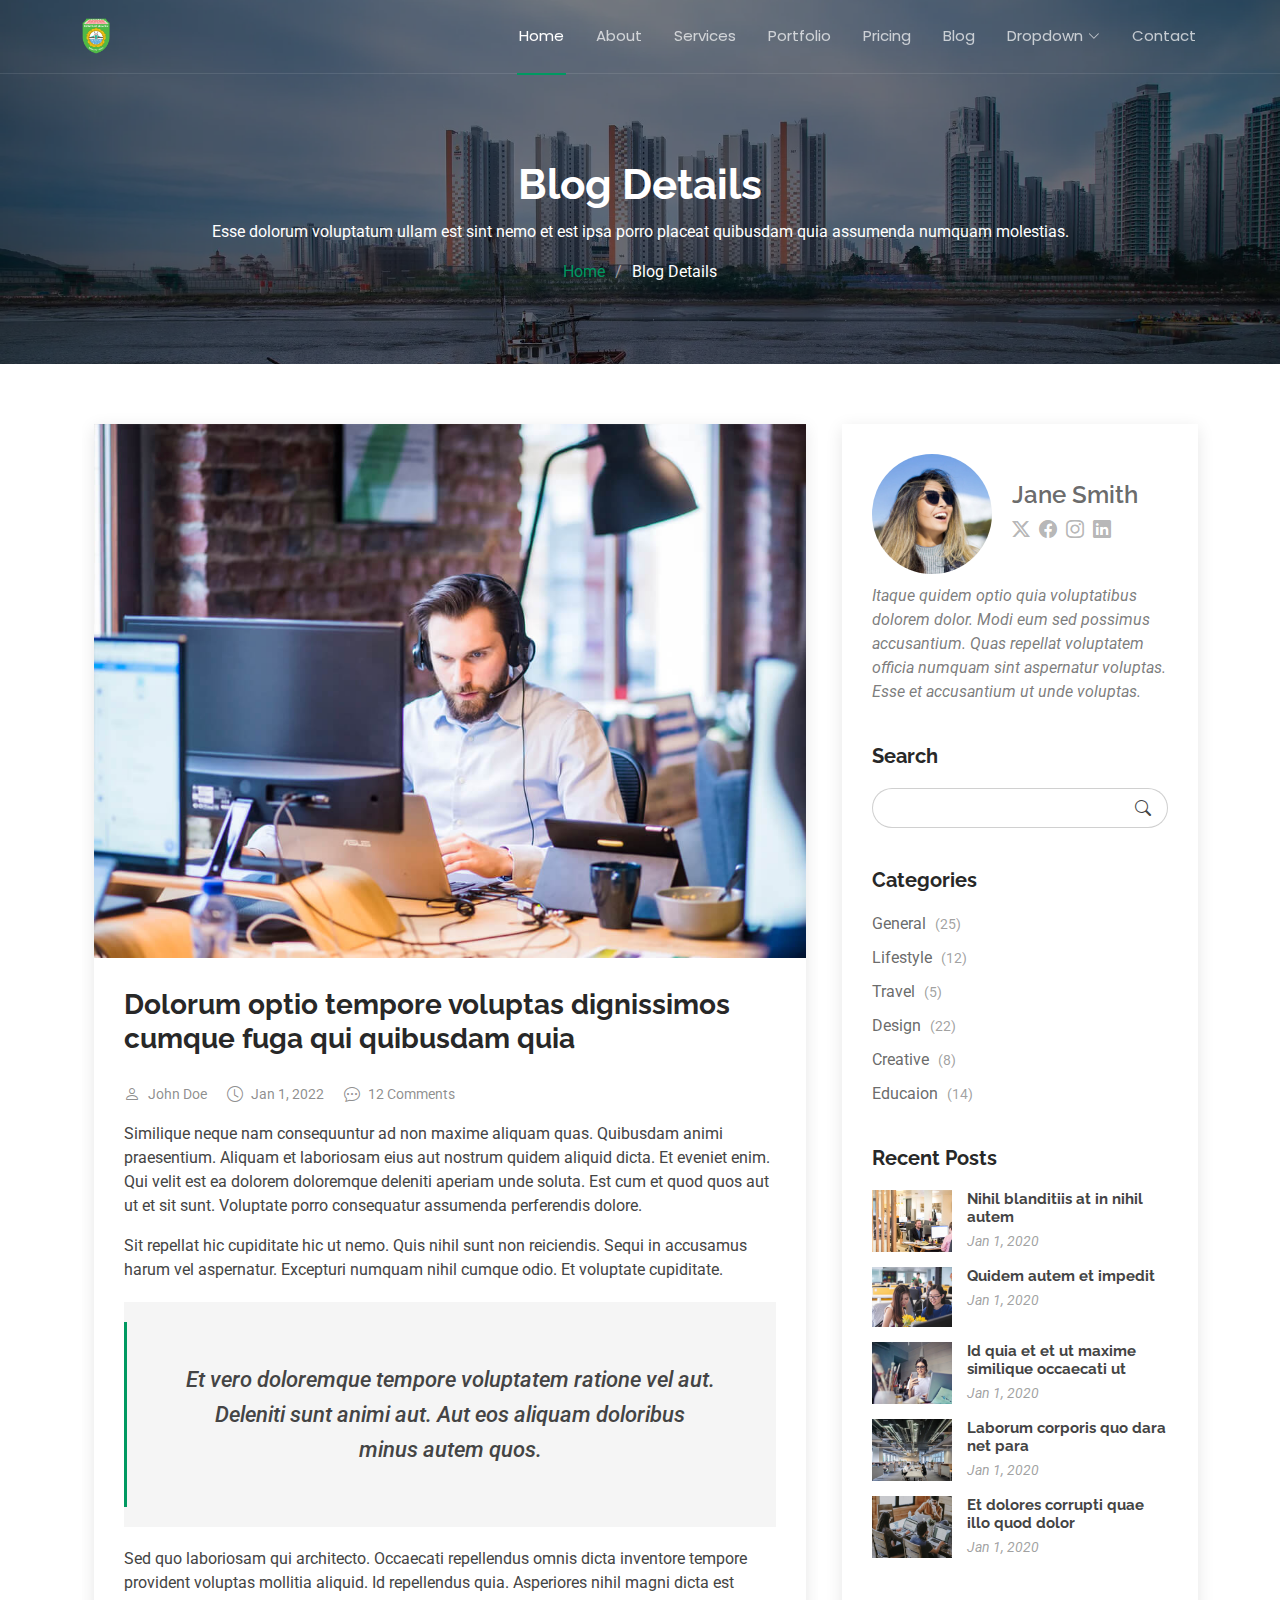
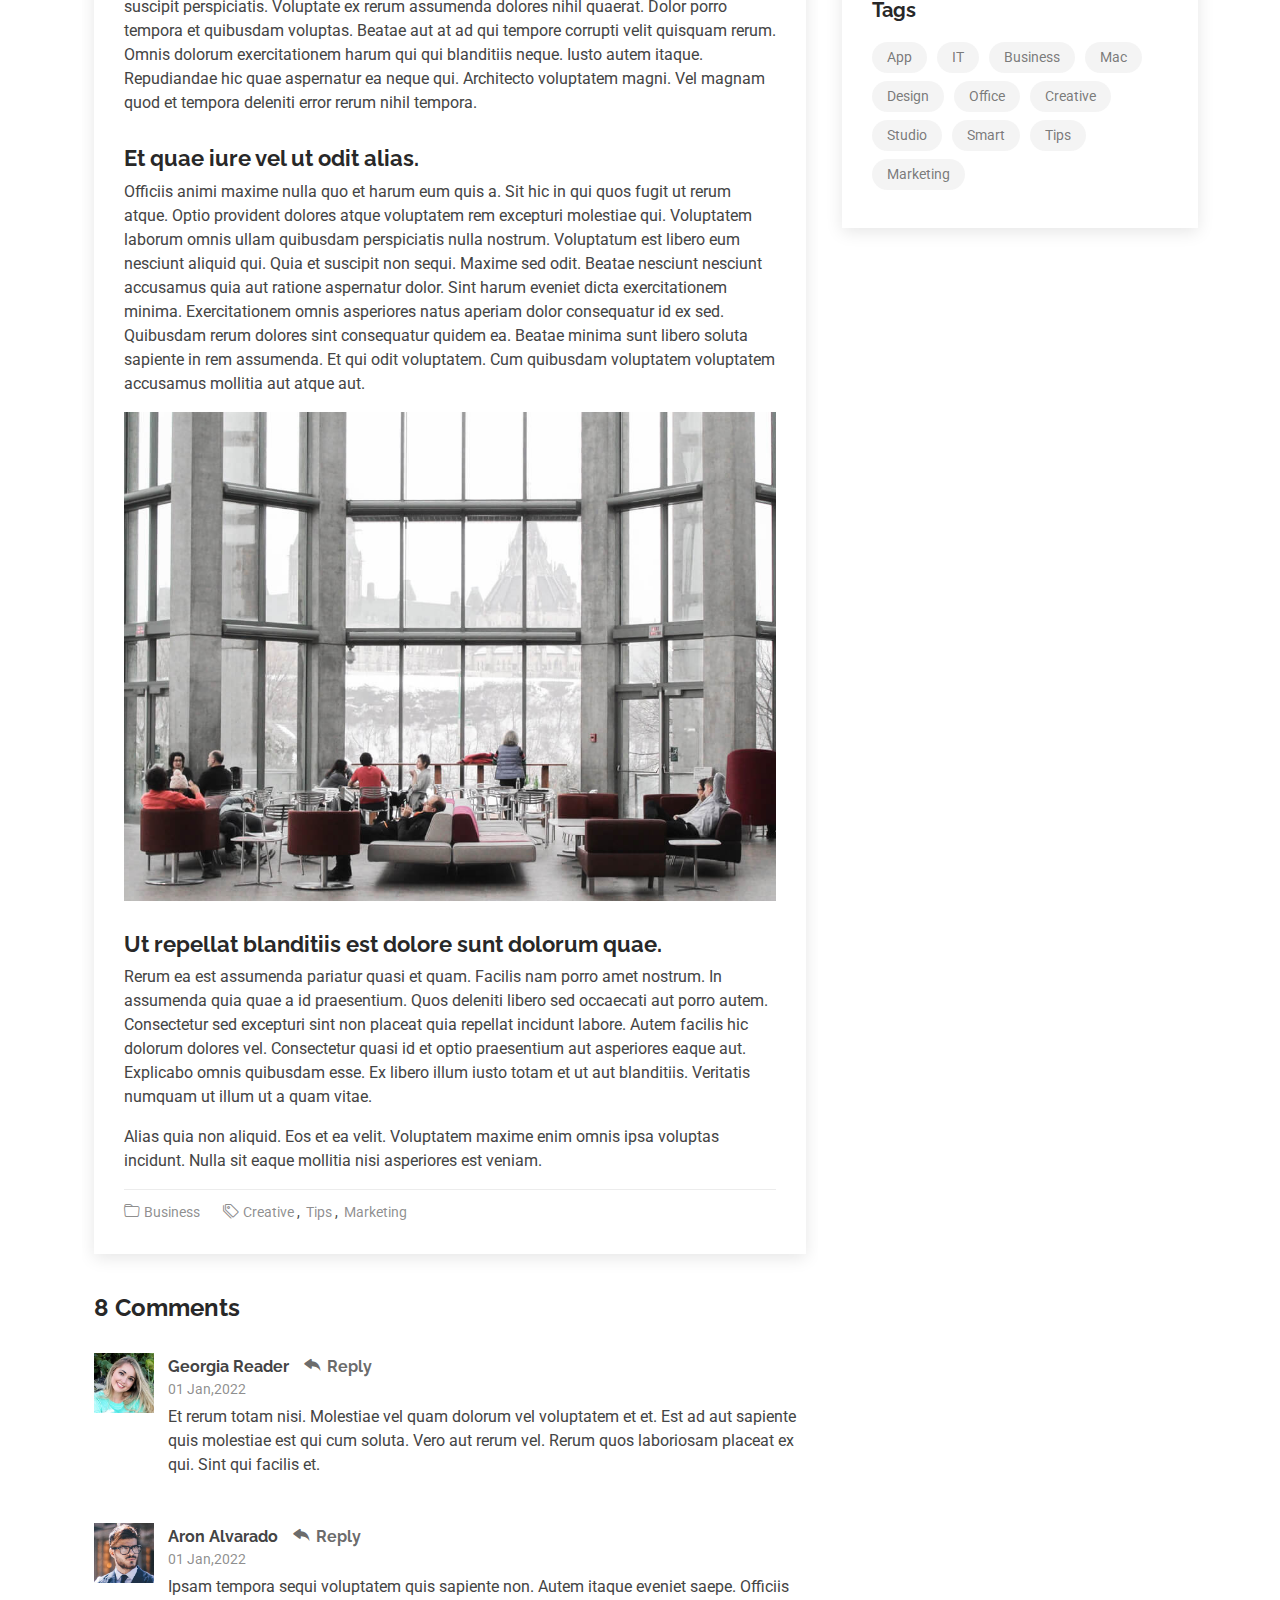
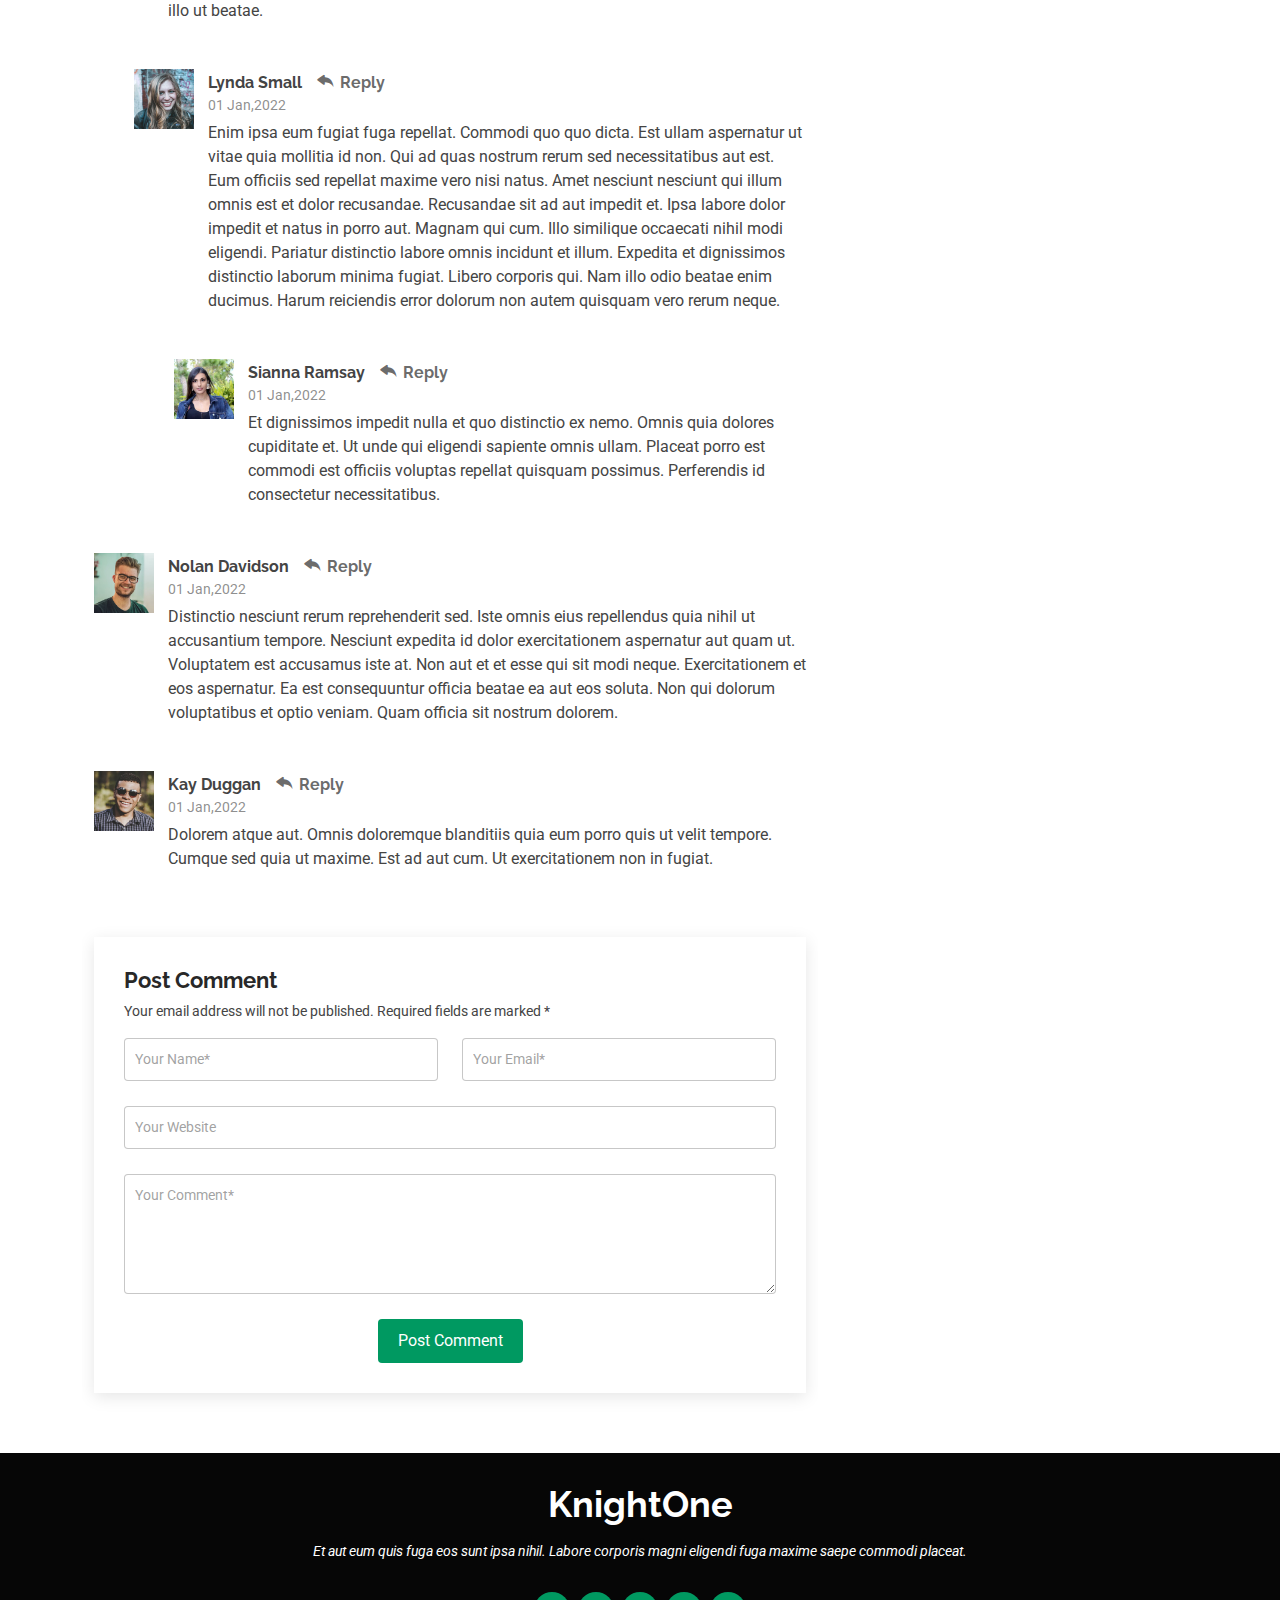
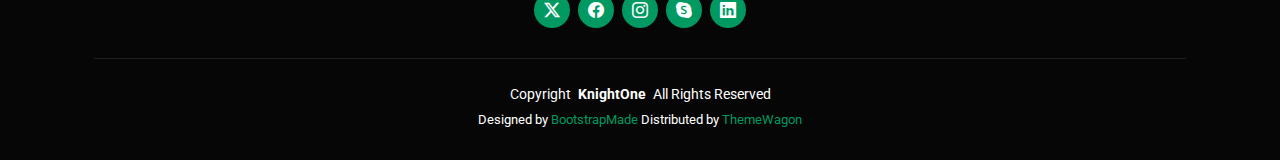
<file: blog-details.html>
<!DOCTYPE html>
<html lang="en">

<head>
  <meta charset="utf-8">
  <meta content="width=device-width, initial-scale=1.0" name="viewport">
  <title>Blog Details - KnightOne Bootstrap Template</title>
  <meta name="description" content="">
  <meta name="keywords" content="">

  <!-- Favicons -->
  <link href="assets/img/favicon.png" rel="icon">
  <link href="assets/img/apple-touch-icon.png" rel="apple-touch-icon">

  <!-- Fonts -->
  <link href="https://fonts.googleapis.com" rel="preconnect">
  <link href="https://fonts.gstatic.com" rel="preconnect" crossorigin>
  <link href="https://fonts.googleapis.com/css2?family=Roboto:ital,wght@0,100;0,300;0,400;0,500;0,700;0,900;1,100;1,300;1,400;1,500;1,700;1,900&family=Poppins:ital,wght@0,100;0,200;0,300;0,400;0,500;0,600;0,700;0,800;0,900;1,100;1,200;1,300;1,400;1,500;1,600;1,700;1,800;1,900&family=Raleway:ital,wght@0,100;0,200;0,300;0,400;0,500;0,600;0,700;0,800;0,900;1,100;1,200;1,300;1,400;1,500;1,600;1,700;1,800;1,900&display=swap" rel="stylesheet">

  <!-- Vendor CSS Files -->
  <link href="assets/vendor/bootstrap/css/bootstrap.min.css" rel="stylesheet">
  <link href="assets/vendor/bootstrap-icons/bootstrap-icons.css" rel="stylesheet">
  <link href="assets/vendor/aos/aos.css" rel="stylesheet">
  <link href="assets/vendor/glightbox/css/glightbox.min.css" rel="stylesheet">
  <link href="assets/vendor/swiper/swiper-bundle.min.css" rel="stylesheet">

  <!-- Main CSS File -->
  <link href="assets/css/main.css" rel="stylesheet">

  <!-- =======================================================
  * Template Name: KnightOne
  * Template URL: https://bootstrapmade.com/knight-simple-one-page-bootstrap-template/
  * Updated: Oct 16 2024 with Bootstrap v5.3.3
  * Author: BootstrapMade.com
  * License: https://bootstrapmade.com/license/
  ======================================================== -->
</head>

<body class="blog-details-page">

  <header id="header" class="header d-flex align-items-center fixed-top">
    <div class="container position-relative d-flex align-items-center justify-content-between">

      <a href="index.html" class="logo d-flex align-items-center me-auto me-xl-0">
        <!-- Uncomment the line below if you also wish to use an image logo -->
        <!-- <img src="assets/img/logo.png" alt=""> -->
        <img src="./assets/img/logo.png" alt="">
      </a>

      <nav id="navmenu" class="navmenu">
        <ul>
          <li><a href="index.html" class="active">Home</a></li>
          <li><a href="index.html#about">About</a></li>
          <li><a href="index.html#services">Services</a></li>
          <li><a href="index.html#portfolio">Portfolio</a></li>
          <li><a href="index.html#pricing">Pricing</a></li>
          <li><a href="blog.html">Blog</a></li>
          <li class="dropdown"><a href="#"><span>Dropdown</span> <i class="bi bi-chevron-down toggle-dropdown"></i></a>
            <ul>
              <li><a href="#">Dropdown 1</a></li>
              <li class="dropdown"><a href="#"><span>Deep Dropdown</span> <i class="bi bi-chevron-down toggle-dropdown"></i></a>
                <ul>
                  <li><a href="#">Deep Dropdown 1</a></li>
                  <li><a href="#">Deep Dropdown 2</a></li>
                  <li><a href="#">Deep Dropdown 3</a></li>
                  <li><a href="#">Deep Dropdown 4</a></li>
                  <li><a href="#">Deep Dropdown 5</a></li>
                </ul>
              </li>
              <li><a href="#">Dropdown 2</a></li>
              <li><a href="#">Dropdown 3</a></li>
              <li><a href="#">Dropdown 4</a></li>
            </ul>
          </li>
          <li><a href="#contact">Contact</a></li>
        </ul>
        <i class="mobile-nav-toggle d-xl-none bi bi-list"></i>
      </nav>

      <!-- <a class="cta-btn" href="#about">Get Started</a> -->

    </div>
  </header>

  <main class="main">

    <!-- Page Title -->
    <div class="page-title dark-background" data-aos="fade" style="background-image: url(assets/img/page-title-bg.webp);">
      <div class="container position-relative">
        <h1>Blog Details</h1>
        <p>Esse dolorum voluptatum ullam est sint nemo et est ipsa porro placeat quibusdam quia assumenda numquam molestias.</p>
        <nav class="breadcrumbs">
          <ol>
            <li><a href="index.html">Home</a></li>
            <li class="current">Blog Details</li>
          </ol>
        </nav>
      </div>
    </div><!-- End Page Title -->

    <div class="container">
      <div class="row">

        <div class="col-lg-8">

          <!-- Blog Details Section -->
          <section id="blog-details" class="blog-details section">
            <div class="container">

              <article class="article">

                <div class="post-img">
                  <img src="assets/img/blog/blog-1.jpg" alt="" class="img-fluid">
                </div>

                <h2 class="title">Dolorum optio tempore voluptas dignissimos cumque fuga qui quibusdam quia</h2>

                <div class="meta-top">
                  <ul>
                    <li class="d-flex align-items-center"><i class="bi bi-person"></i> <a href="blog-details.html">John Doe</a></li>
                    <li class="d-flex align-items-center"><i class="bi bi-clock"></i> <a href="blog-details.html"><time datetime="2020-01-01">Jan 1, 2022</time></a></li>
                    <li class="d-flex align-items-center"><i class="bi bi-chat-dots"></i> <a href="blog-details.html">12 Comments</a></li>
                  </ul>
                </div><!-- End meta top -->

                <div class="content">
                  <p>
                    Similique neque nam consequuntur ad non maxime aliquam quas. Quibusdam animi praesentium. Aliquam et laboriosam eius aut nostrum quidem aliquid dicta.
                    Et eveniet enim. Qui velit est ea dolorem doloremque deleniti aperiam unde soluta. Est cum et quod quos aut ut et sit sunt. Voluptate porro consequatur assumenda perferendis dolore.
                  </p>

                  <p>
                    Sit repellat hic cupiditate hic ut nemo. Quis nihil sunt non reiciendis. Sequi in accusamus harum vel aspernatur. Excepturi numquam nihil cumque odio. Et voluptate cupiditate.
                  </p>

                  <blockquote>
                    <p>
                      Et vero doloremque tempore voluptatem ratione vel aut. Deleniti sunt animi aut. Aut eos aliquam doloribus minus autem quos.
                    </p>
                  </blockquote>

                  <p>
                    Sed quo laboriosam qui architecto. Occaecati repellendus omnis dicta inventore tempore provident voluptas mollitia aliquid. Id repellendus quia. Asperiores nihil magni dicta est suscipit perspiciatis. Voluptate ex rerum assumenda dolores nihil quaerat.
                    Dolor porro tempora et quibusdam voluptas. Beatae aut at ad qui tempore corrupti velit quisquam rerum. Omnis dolorum exercitationem harum qui qui blanditiis neque.
                    Iusto autem itaque. Repudiandae hic quae aspernatur ea neque qui. Architecto voluptatem magni. Vel magnam quod et tempora deleniti error rerum nihil tempora.
                  </p>

                  <h3>Et quae iure vel ut odit alias.</h3>
                  <p>
                    Officiis animi maxime nulla quo et harum eum quis a. Sit hic in qui quos fugit ut rerum atque. Optio provident dolores atque voluptatem rem excepturi molestiae qui. Voluptatem laborum omnis ullam quibusdam perspiciatis nulla nostrum. Voluptatum est libero eum nesciunt aliquid qui.
                    Quia et suscipit non sequi. Maxime sed odit. Beatae nesciunt nesciunt accusamus quia aut ratione aspernatur dolor. Sint harum eveniet dicta exercitationem minima. Exercitationem omnis asperiores natus aperiam dolor consequatur id ex sed. Quibusdam rerum dolores sint consequatur quidem ea.
                    Beatae minima sunt libero soluta sapiente in rem assumenda. Et qui odit voluptatem. Cum quibusdam voluptatem voluptatem accusamus mollitia aut atque aut.
                  </p>
                  <img src="assets/img/blog/blog-inside-post.jpg" class="img-fluid" alt="">

                  <h3>Ut repellat blanditiis est dolore sunt dolorum quae.</h3>
                  <p>
                    Rerum ea est assumenda pariatur quasi et quam. Facilis nam porro amet nostrum. In assumenda quia quae a id praesentium. Quos deleniti libero sed occaecati aut porro autem. Consectetur sed excepturi sint non placeat quia repellat incidunt labore. Autem facilis hic dolorum dolores vel.
                    Consectetur quasi id et optio praesentium aut asperiores eaque aut. Explicabo omnis quibusdam esse. Ex libero illum iusto totam et ut aut blanditiis. Veritatis numquam ut illum ut a quam vitae.
                  </p>
                  <p>
                    Alias quia non aliquid. Eos et ea velit. Voluptatem maxime enim omnis ipsa voluptas incidunt. Nulla sit eaque mollitia nisi asperiores est veniam.
                  </p>

                </div><!-- End post content -->

                <div class="meta-bottom">
                  <i class="bi bi-folder"></i>
                  <ul class="cats">
                    <li><a href="#">Business</a></li>
                  </ul>

                  <i class="bi bi-tags"></i>
                  <ul class="tags">
                    <li><a href="#">Creative</a></li>
                    <li><a href="#">Tips</a></li>
                    <li><a href="#">Marketing</a></li>
                  </ul>
                </div><!-- End meta bottom -->

              </article>

            </div>
          </section><!-- /Blog Details Section -->

          <!-- Blog Comments Section -->
          <section id="blog-comments" class="blog-comments section">

            <div class="container">

              <h4 class="comments-count">8 Comments</h4>

              <div id="comment-1" class="comment">
                <div class="d-flex">
                  <div class="comment-img"><img src="assets/img/blog/comments-1.jpg" alt=""></div>
                  <div>
                    <h5><a href="">Georgia Reader</a> <a href="#" class="reply"><i class="bi bi-reply-fill"></i> Reply</a></h5>
                    <time datetime="2020-01-01">01 Jan,2022</time>
                    <p>
                      Et rerum totam nisi. Molestiae vel quam dolorum vel voluptatem et et. Est ad aut sapiente quis molestiae est qui cum soluta.
                      Vero aut rerum vel. Rerum quos laboriosam placeat ex qui. Sint qui facilis et.
                    </p>
                  </div>
                </div>
              </div><!-- End comment #1 -->

              <div id="comment-2" class="comment">
                <div class="d-flex">
                  <div class="comment-img"><img src="assets/img/blog/comments-2.jpg" alt=""></div>
                  <div>
                    <h5><a href="">Aron Alvarado</a> <a href="#" class="reply"><i class="bi bi-reply-fill"></i> Reply</a></h5>
                    <time datetime="2020-01-01">01 Jan,2022</time>
                    <p>
                      Ipsam tempora sequi voluptatem quis sapiente non. Autem itaque eveniet saepe. Officiis illo ut beatae.
                    </p>
                  </div>
                </div>

                <div id="comment-reply-1" class="comment comment-reply">
                  <div class="d-flex">
                    <div class="comment-img"><img src="assets/img/blog/comments-3.jpg" alt=""></div>
                    <div>
                      <h5><a href="">Lynda Small</a> <a href="#" class="reply"><i class="bi bi-reply-fill"></i> Reply</a></h5>
                      <time datetime="2020-01-01">01 Jan,2022</time>
                      <p>
                        Enim ipsa eum fugiat fuga repellat. Commodi quo quo dicta. Est ullam aspernatur ut vitae quia mollitia id non. Qui ad quas nostrum rerum sed necessitatibus aut est. Eum officiis sed repellat maxime vero nisi natus. Amet nesciunt nesciunt qui illum omnis est et dolor recusandae.

                        Recusandae sit ad aut impedit et. Ipsa labore dolor impedit et natus in porro aut. Magnam qui cum. Illo similique occaecati nihil modi eligendi. Pariatur distinctio labore omnis incidunt et illum. Expedita et dignissimos distinctio laborum minima fugiat.

                        Libero corporis qui. Nam illo odio beatae enim ducimus. Harum reiciendis error dolorum non autem quisquam vero rerum neque.
                      </p>
                    </div>
                  </div>

                  <div id="comment-reply-2" class="comment comment-reply">
                    <div class="d-flex">
                      <div class="comment-img"><img src="assets/img/blog/comments-4.jpg" alt=""></div>
                      <div>
                        <h5><a href="">Sianna Ramsay</a> <a href="#" class="reply"><i class="bi bi-reply-fill"></i> Reply</a></h5>
                        <time datetime="2020-01-01">01 Jan,2022</time>
                        <p>
                          Et dignissimos impedit nulla et quo distinctio ex nemo. Omnis quia dolores cupiditate et. Ut unde qui eligendi sapiente omnis ullam. Placeat porro est commodi est officiis voluptas repellat quisquam possimus. Perferendis id consectetur necessitatibus.
                        </p>
                      </div>
                    </div>

                  </div><!-- End comment reply #2-->

                </div><!-- End comment reply #1-->

              </div><!-- End comment #2-->

              <div id="comment-3" class="comment">
                <div class="d-flex">
                  <div class="comment-img"><img src="assets/img/blog/comments-5.jpg" alt=""></div>
                  <div>
                    <h5><a href="">Nolan Davidson</a> <a href="#" class="reply"><i class="bi bi-reply-fill"></i> Reply</a></h5>
                    <time datetime="2020-01-01">01 Jan,2022</time>
                    <p>
                      Distinctio nesciunt rerum reprehenderit sed. Iste omnis eius repellendus quia nihil ut accusantium tempore. Nesciunt expedita id dolor exercitationem aspernatur aut quam ut. Voluptatem est accusamus iste at.
                      Non aut et et esse qui sit modi neque. Exercitationem et eos aspernatur. Ea est consequuntur officia beatae ea aut eos soluta. Non qui dolorum voluptatibus et optio veniam. Quam officia sit nostrum dolorem.
                    </p>
                  </div>
                </div>

              </div><!-- End comment #3 -->

              <div id="comment-4" class="comment">
                <div class="d-flex">
                  <div class="comment-img"><img src="assets/img/blog/comments-6.jpg" alt=""></div>
                  <div>
                    <h5><a href="">Kay Duggan</a> <a href="#" class="reply"><i class="bi bi-reply-fill"></i> Reply</a></h5>
                    <time datetime="2020-01-01">01 Jan,2022</time>
                    <p>
                      Dolorem atque aut. Omnis doloremque blanditiis quia eum porro quis ut velit tempore. Cumque sed quia ut maxime. Est ad aut cum. Ut exercitationem non in fugiat.
                    </p>
                  </div>
                </div>

              </div><!-- End comment #4 -->

            </div>

          </section><!-- /Blog Comments Section -->

          <!-- Comment Form Section -->
          <section id="comment-form" class="comment-form section">
            <div class="container">

              <form action="">

                <h4>Post Comment</h4>
                <p>Your email address will not be published. Required fields are marked * </p>
                <div class="row">
                  <div class="col-md-6 form-group">
                    <input name="name" type="text" class="form-control" placeholder="Your Name*">
                  </div>
                  <div class="col-md-6 form-group">
                    <input name="email" type="text" class="form-control" placeholder="Your Email*">
                  </div>
                </div>
                <div class="row">
                  <div class="col form-group">
                    <input name="website" type="text" class="form-control" placeholder="Your Website">
                  </div>
                </div>
                <div class="row">
                  <div class="col form-group">
                    <textarea name="comment" class="form-control" placeholder="Your Comment*"></textarea>
                  </div>
                </div>

                <div class="text-center">
                  <button type="submit" class="btn btn-primary">Post Comment</button>
                </div>

              </form>

            </div>
          </section><!-- /Comment Form Section -->

        </div>

        <div class="col-lg-4 sidebar">

          <div class="widgets-container">

            <!-- Blog Author Widget -->
            <div class="blog-author-widget widget-item">

              <div class="d-flex flex-column align-items-center">
                <div class="d-flex align-items-center w-100">
                  <img src="assets/img/blog/blog-author.jpg" class="rounded-circle flex-shrink-0" alt="">
                  <div>
                    <h4>Jane Smith</h4>
                    <div class="social-links">
                      <a href="https://x.com/#"><i class="bi bi-twitter-x"></i></a>
                      <a href="https://facebook.com/#"><i class="bi bi-facebook"></i></a>
                      <a href="https://instagram.com/#"><i class="biu bi-instagram"></i></a>
                      <a href="https://instagram.com/#"><i class="biu bi-linkedin"></i></a>
                    </div>
                  </div>
                </div>

                <p>
                  Itaque quidem optio quia voluptatibus dolorem dolor. Modi eum sed possimus accusantium. Quas repellat voluptatem officia numquam sint aspernatur voluptas. Esse et accusantium ut unde voluptas.
                </p>

              </div>

            </div><!--/Blog Author Widget -->

            <!-- Search Widget -->
            <div class="search-widget widget-item">

              <h3 class="widget-title">Search</h3>
              <form action="">
                <input type="text">
                <button type="submit" title="Search"><i class="bi bi-search"></i></button>
              </form>

            </div><!--/Search Widget -->

            <!-- Categories Widget -->
            <div class="categories-widget widget-item">

              <h3 class="widget-title">Categories</h3>
              <ul class="mt-3">
                <li><a href="#">General <span>(25)</span></a></li>
                <li><a href="#">Lifestyle <span>(12)</span></a></li>
                <li><a href="#">Travel <span>(5)</span></a></li>
                <li><a href="#">Design <span>(22)</span></a></li>
                <li><a href="#">Creative <span>(8)</span></a></li>
                <li><a href="#">Educaion <span>(14)</span></a></li>
              </ul>

            </div><!--/Categories Widget -->

            <!-- Recent Posts Widget -->
            <div class="recent-posts-widget widget-item">

              <h3 class="widget-title">Recent Posts</h3>

              <div class="post-item">
                <img src="assets/img/blog/blog-recent-1.jpg" alt="" class="flex-shrink-0">
                <div>
                  <h4><a href="blog-details.html">Nihil blanditiis at in nihil autem</a></h4>
                  <time datetime="2020-01-01">Jan 1, 2020</time>
                </div>
              </div><!-- End recent post item-->

              <div class="post-item">
                <img src="assets/img/blog/blog-recent-2.jpg" alt="" class="flex-shrink-0">
                <div>
                  <h4><a href="blog-details.html">Quidem autem et impedit</a></h4>
                  <time datetime="2020-01-01">Jan 1, 2020</time>
                </div>
              </div><!-- End recent post item-->

              <div class="post-item">
                <img src="assets/img/blog/blog-recent-3.jpg" alt="" class="flex-shrink-0">
                <div>
                  <h4><a href="blog-details.html">Id quia et et ut maxime similique occaecati ut</a></h4>
                  <time datetime="2020-01-01">Jan 1, 2020</time>
                </div>
              </div><!-- End recent post item-->

              <div class="post-item">
                <img src="assets/img/blog/blog-recent-4.jpg" alt="" class="flex-shrink-0">
                <div>
                  <h4><a href="blog-details.html">Laborum corporis quo dara net para</a></h4>
                  <time datetime="2020-01-01">Jan 1, 2020</time>
                </div>
              </div><!-- End recent post item-->

              <div class="post-item">
                <img src="assets/img/blog/blog-recent-5.jpg" alt="" class="flex-shrink-0">
                <div>
                  <h4><a href="blog-details.html">Et dolores corrupti quae illo quod dolor</a></h4>
                  <time datetime="2020-01-01">Jan 1, 2020</time>
                </div>
              </div><!-- End recent post item-->

            </div><!--/Recent Posts Widget -->

            <!-- Tags Widget -->
            <div class="tags-widget widget-item">

              <h3 class="widget-title">Tags</h3>
              <ul>
                <li><a href="#">App</a></li>
                <li><a href="#">IT</a></li>
                <li><a href="#">Business</a></li>
                <li><a href="#">Mac</a></li>
                <li><a href="#">Design</a></li>
                <li><a href="#">Office</a></li>
                <li><a href="#">Creative</a></li>
                <li><a href="#">Studio</a></li>
                <li><a href="#">Smart</a></li>
                <li><a href="#">Tips</a></li>
                <li><a href="#">Marketing</a></li>
              </ul>

            </div><!--/Tags Widget -->

          </div>

        </div>

      </div>
    </div>

  </main>

  <footer id="footer" class="footer dark-background">
    <div class="container">
      <h3 class="sitename">KnightOne</h3>
      <p>Et aut eum quis fuga eos sunt ipsa nihil. Labore corporis magni eligendi fuga maxime saepe commodi placeat.</p>
      <div class="social-links d-flex justify-content-center">
        <a href=""><i class="bi bi-twitter-x"></i></a>
        <a href=""><i class="bi bi-facebook"></i></a>
        <a href=""><i class="bi bi-instagram"></i></a>
        <a href=""><i class="bi bi-skype"></i></a>
        <a href=""><i class="bi bi-linkedin"></i></a>
      </div>
      <div class="container">
        <div class="copyright">
          <span>Copyright</span> <strong class="px-1 sitename">KnightOne</strong> <span>All Rights Reserved</span>
        </div>
        <div class="credits">
          <!-- All the links in the footer should remain intact. -->
          <!-- You can delete the links only if you've purchased the pro version. -->
          <!-- Licensing information: https://bootstrapmade.com/license/ -->
          <!-- Purchase the pro version with working PHP/AJAX contact form: [buy-url] -->
          Designed by <a href="https://bootstrapmade.com/">BootstrapMade</a> Distributed by <a href=“https://themewagon.com>ThemeWagon
        </div>
      </div>
    </div>
  </footer>

  <!-- Scroll Top -->
  <a href="#" id="scroll-top" class="scroll-top d-flex align-items-center justify-content-center"><i class="bi bi-arrow-up-short"></i></a>

  <!-- Preloader -->
  <div id="preloader"></div>

  <!-- Vendor JS Files -->
  <script src="assets/vendor/bootstrap/js/bootstrap.bundle.min.js"></script>
  <script src="assets/vendor/php-email-form/validate.js"></script>
  <script src="assets/vendor/aos/aos.js"></script>
  <script src="assets/vendor/glightbox/js/glightbox.min.js"></script>
  <script src="assets/vendor/purecounter/purecounter_vanilla.js"></script>
  <script src="assets/vendor/imagesloaded/imagesloaded.pkgd.min.js"></script>
  <script src="assets/vendor/isotope-layout/isotope.pkgd.min.js"></script>
  <script src="assets/vendor/swiper/swiper-bundle.min.js"></script>

  <!-- Main JS File -->
  <script src="assets/js/main.js"></script>

</body>

</html>
</file>
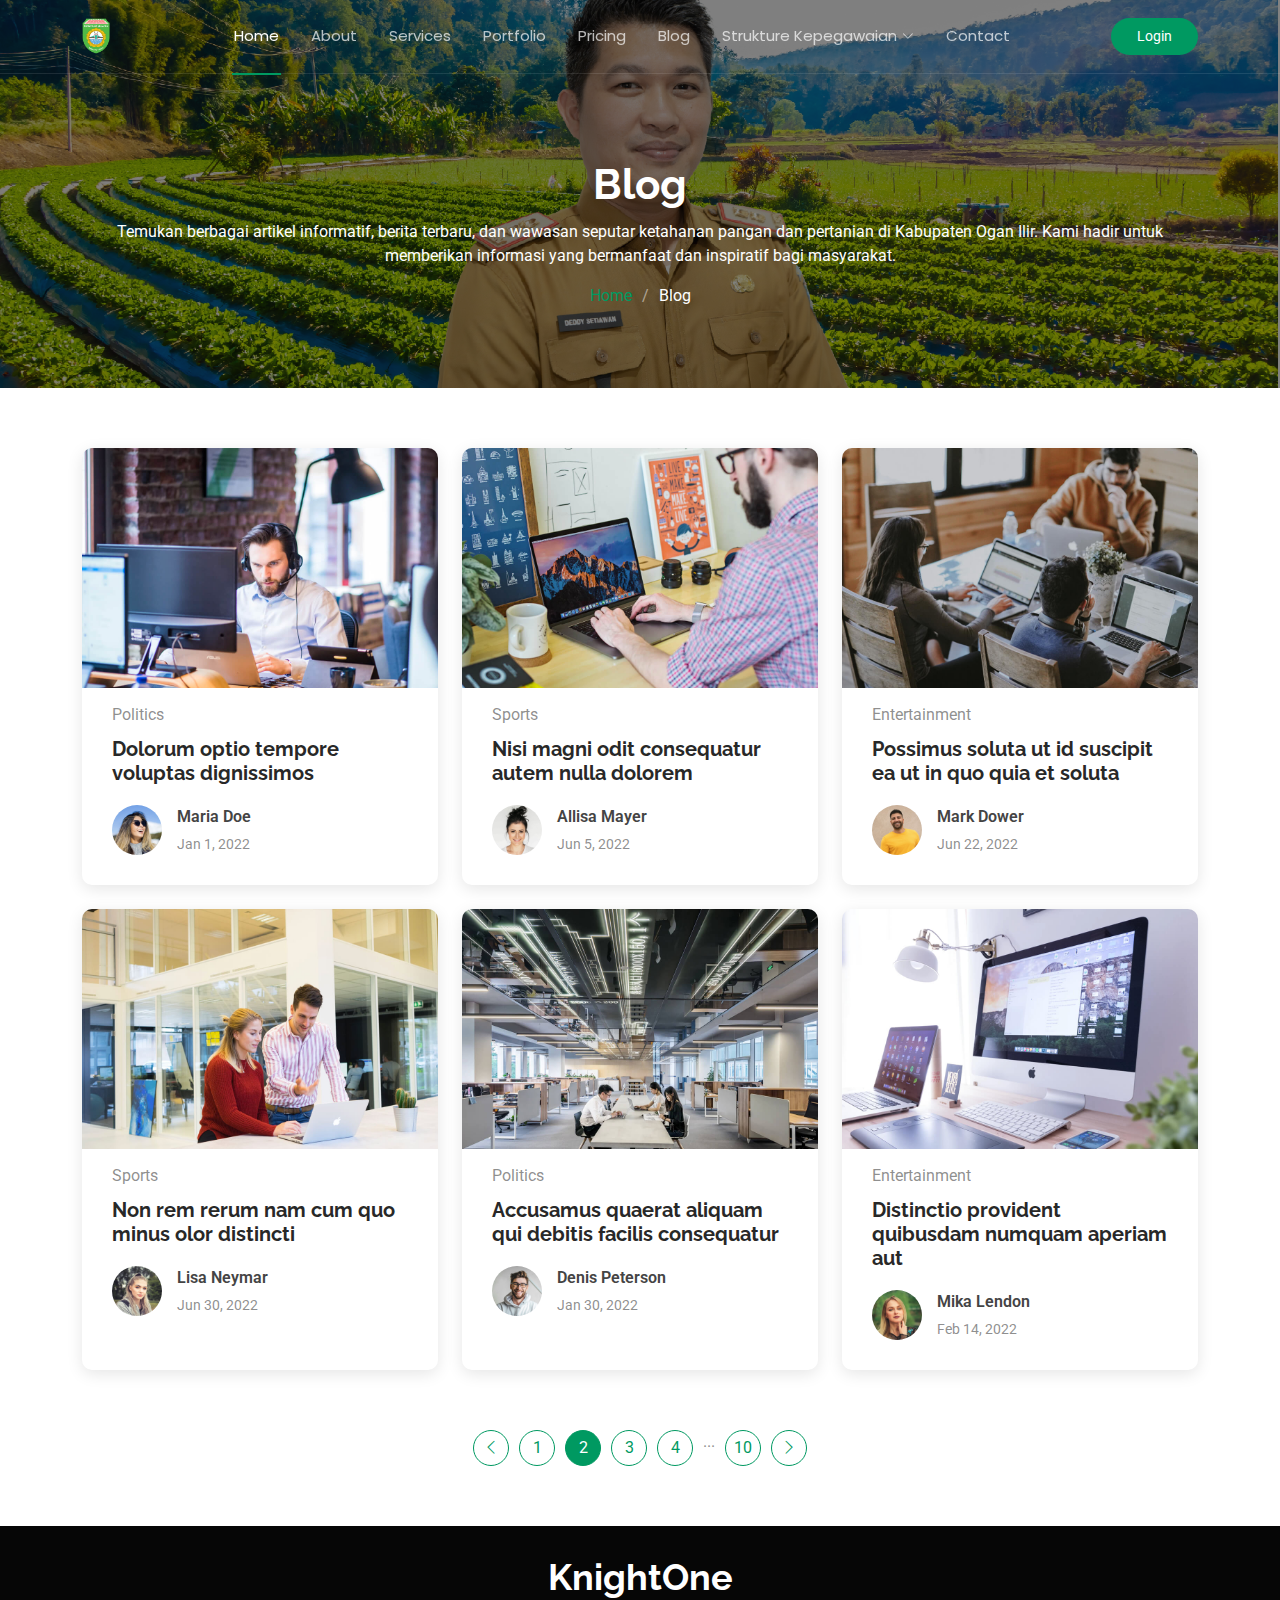
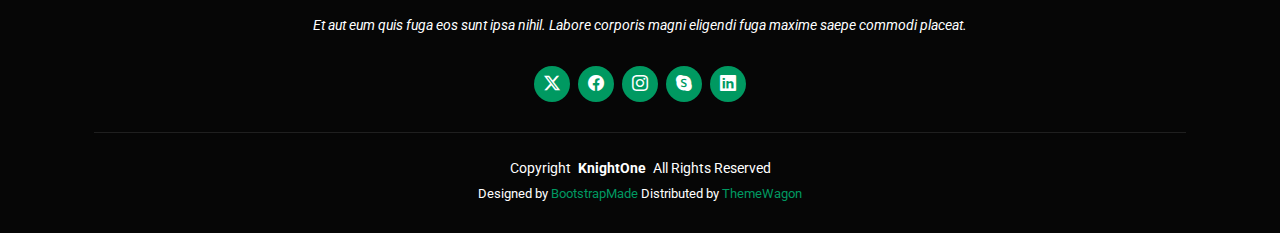
<file: blog.html>
<!DOCTYPE html>
<html lang="en">

<head>
  <meta charset="utf-8">
  <meta content="width=device-width, initial-scale=1.0" name="viewport">
  <title>Blog - KnightOne Bootstrap Template</title>
  <meta name="description" content="">
  <meta name="keywords" content="">

  <!-- Favicons -->
  <link href="assets/img/favicon.png" rel="icon">
  <link href="assets/img/apple-touch-icon.png" rel="apple-touch-icon">

  <!-- Fonts -->
  <link href="https://fonts.googleapis.com" rel="preconnect">
  <link href="https://fonts.gstatic.com" rel="preconnect" crossorigin>
  <link href="https://fonts.googleapis.com/css2?family=Roboto:ital,wght@0,100;0,300;0,400;0,500;0,700;0,900;1,100;1,300;1,400;1,500;1,700;1,900&family=Poppins:ital,wght@0,100;0,200;0,300;0,400;0,500;0,600;0,700;0,800;0,900;1,100;1,200;1,300;1,400;1,500;1,600;1,700;1,800;1,900&family=Raleway:ital,wght@0,100;0,200;0,300;0,400;0,500;0,600;0,700;0,800;0,900;1,100;1,200;1,300;1,400;1,500;1,600;1,700;1,800;1,900&display=swap" rel="stylesheet">

  <!-- Vendor CSS Files -->
  <link href="assets/vendor/bootstrap/css/bootstrap.min.css" rel="stylesheet">
  <link href="assets/vendor/bootstrap-icons/bootstrap-icons.css" rel="stylesheet">
  <link href="assets/vendor/aos/aos.css" rel="stylesheet">
  <link href="assets/vendor/glightbox/css/glightbox.min.css" rel="stylesheet">
  <link href="assets/vendor/swiper/swiper-bundle.min.css" rel="stylesheet">

  <!-- Main CSS File -->
  <link href="assets/css/main.css" rel="stylesheet">

  <!-- =======================================================
  * Template Name: KnightOne
  * Template URL: https://bootstrapmade.com/knight-simple-one-page-bootstrap-template/
  * Updated: Oct 16 2024 with Bootstrap v5.3.3
  * Author: BootstrapMade.com
  * License: https://bootstrapmade.com/license/
  ======================================================== -->
</head>

<body class="blog-page">

  <header id="header" class="header d-flex align-items-center fixed-top">
    <div class="container position-relative d-flex align-items-center justify-content-between">

      <a href="index.html" class="logo d-flex align-items-center me-auto me-xl-0">
        <!-- Uncomment the line below if you also wish to use an image logo -->
        <!-- <img src="assets/img/logo.png" alt=""> -->
        <img src="./assets/img/logo.png" alt="">
      </a>

      <nav id="navmenu" class="navmenu">
        <ul>
          <li><a href="#hero" class="active">Home</a></li>
          <li><a href="#about">About</a></li>
          <li><a href="#services">Services</a></li>
          <li><a href="#portfolio">Portfolio</a></li>
          <li><a href="#pricing">Pricing</a></li>
          <li><a href="blog.html">Blog</a></li>
          <li class="dropdown"><a href="#"><span>Strukture Kepegawaian</span> <i class="bi bi-chevron-down toggle-dropdown"></i></a>
            <ul>
              <li><a href="#">Dropdown 1</a></li>
              <li class="dropdown"><a href="#"><span>Deep Dropdown</span> <i class="bi bi-chevron-down toggle-dropdown"></i></a>
                <ul>
                  <li><a href="#">Deep Dropdown 1</a></li>
                  <li><a href="#">Deep Dropdown 2</a></li>
                  <li><a href="#">Deep Dropdown 3</a></li>
                  <li><a href="#">Deep Dropdown 4</a></li>
                  <li><a href="#">Deep Dropdown 5</a></li>
                </ul>
              </li>
              <li><a href="#">Dropdown 2</a></li>
              <li><a href="#">Dropdown 3</a></li>
              <li><a href="#">Dropdown 4</a></li>
            </ul>
          </li>
          <li><a href="#contact">Contact</a></li>
        </ul>
        <i class="mobile-nav-toggle d-xl-none bi bi-list"></i>
      </nav>

      <a class="cta-btn" href="#about">Login</a>

    </div>
  </header>

  <main class="main">

    <!-- Page Title -->
    <div class="page-title dark-background" data-aos="fade" style="background-image: url(assets/img/hero-bg.jpg);">
      <div class="container position-relative">
        <h1>Blog</h1>
        <p>Temukan berbagai artikel informatif, berita terbaru, dan wawasan seputar ketahanan pangan dan pertanian di Kabupaten Ogan Ilir. Kami hadir untuk memberikan informasi yang bermanfaat dan inspiratif bagi masyarakat.</p>
        <nav class="breadcrumbs">
          <ol>
            <li><a href="index.html">Home</a></li>
            <li class="current">Blog</li>
          </ol>
        </nav>
      </div>
    </div><!-- End Page Title -->

    <!-- Blog Posts Section -->
    <section id="blog-posts" class="blog-posts section">

      <div class="container">
        <div class="row gy-4">

          <div class="col-lg-4">
            <article>

              <div class="post-img">
                <img src="assets/img/blog/blog-1.jpg" alt="" class="img-fluid">
              </div>

              <p class="post-category">Politics</p>

              <h2 class="title">
                <a href="blog-details.html">Dolorum optio tempore voluptas dignissimos</a>
              </h2>

              <div class="d-flex align-items-center">
                <img src="assets/img/blog/blog-author.jpg" alt="" class="img-fluid post-author-img flex-shrink-0">
                <div class="post-meta">
                  <p class="post-author">Maria Doe</p>
                  <p class="post-date">
                    <time datetime="2022-01-01">Jan 1, 2022</time>
                  </p>
                </div>
              </div>

            </article>
          </div><!-- End post list item -->

          <div class="col-lg-4">
            <article>

              <div class="post-img">
                <img src="assets/img/blog/blog-2.jpg" alt="" class="img-fluid">
              </div>

              <p class="post-category">Sports</p>

              <h2 class="title">
                <a href="blog-details.html">Nisi magni odit consequatur autem nulla dolorem</a>
              </h2>

              <div class="d-flex align-items-center">
                <img src="assets/img/blog/blog-author-2.jpg" alt="" class="img-fluid post-author-img flex-shrink-0">
                <div class="post-meta">
                  <p class="post-author">Allisa Mayer</p>
                  <p class="post-date">
                    <time datetime="2022-01-01">Jun 5, 2022</time>
                  </p>
                </div>
              </div>

            </article>
          </div><!-- End post list item -->

          <div class="col-lg-4">
            <article>

              <div class="post-img">
                <img src="assets/img/blog/blog-3.jpg" alt="" class="img-fluid">
              </div>

              <p class="post-category">Entertainment</p>

              <h2 class="title">
                <a href="blog-details.html">Possimus soluta ut id suscipit ea ut in quo quia et soluta</a>
              </h2>

              <div class="d-flex align-items-center">
                <img src="assets/img/blog/blog-author-3.jpg" alt="" class="img-fluid post-author-img flex-shrink-0">
                <div class="post-meta">
                  <p class="post-author">Mark Dower</p>
                  <p class="post-date">
                    <time datetime="2022-01-01">Jun 22, 2022</time>
                  </p>
                </div>
              </div>

            </article>
          </div><!-- End post list item -->

          <div class="col-lg-4">
            <article>

              <div class="post-img">
                <img src="assets/img/blog/blog-4.jpg" alt="" class="img-fluid">
              </div>

              <p class="post-category">Sports</p>

              <h2 class="title">
                <a href="blog-details.html">Non rem rerum nam cum quo minus olor distincti</a>
              </h2>

              <div class="d-flex align-items-center">
                <img src="assets/img/blog/blog-author-4.jpg" alt="" class="img-fluid post-author-img flex-shrink-0">
                <div class="post-meta">
                  <p class="post-author">Lisa Neymar</p>
                  <p class="post-date">
                    <time datetime="2022-01-01">Jun 30, 2022</time>
                  </p>
                </div>
              </div>

            </article>
          </div><!-- End post list item -->

          <div class="col-lg-4">
            <article>

              <div class="post-img">
                <img src="assets/img/blog/blog-5.jpg" alt="" class="img-fluid">
              </div>

              <p class="post-category">Politics</p>

              <h2 class="title">
                <a href="blog-details.html">Accusamus quaerat aliquam qui debitis facilis consequatur</a>
              </h2>

              <div class="d-flex align-items-center">
                <img src="assets/img/blog/blog-author-5.jpg" alt="" class="img-fluid post-author-img flex-shrink-0">
                <div class="post-meta">
                  <p class="post-author">Denis Peterson</p>
                  <p class="post-date">
                    <time datetime="2022-01-01">Jan 30, 2022</time>
                  </p>
                </div>
              </div>

            </article>
          </div><!-- End post list item -->

          <div class="col-lg-4">
            <article>

              <div class="post-img">
                <img src="assets/img/blog/blog-6.jpg" alt="" class="img-fluid">
              </div>

              <p class="post-category">Entertainment</p>

              <h2 class="title">
                <a href="blog-details.html">Distinctio provident quibusdam numquam aperiam aut</a>
              </h2>

              <div class="d-flex align-items-center">
                <img src="assets/img/blog/blog-author-6.jpg" alt="" class="img-fluid post-author-img flex-shrink-0">
                <div class="post-meta">
                  <p class="post-author">Mika Lendon</p>
                  <p class="post-date">
                    <time datetime="2022-01-01">Feb 14, 2022</time>
                  </p>
                </div>
              </div>

            </article>
          </div><!-- End post list item -->

        </div>
      </div>

    </section><!-- /Blog Posts Section -->

    <!-- Blog Pagination Section -->
    <section id="blog-pagination" class="blog-pagination section">

      <div class="container">
        <div class="d-flex justify-content-center">
          <ul>
            <li><a href="#"><i class="bi bi-chevron-left"></i></a></li>
            <li><a href="#">1</a></li>
            <li><a href="#" class="active">2</a></li>
            <li><a href="#">3</a></li>
            <li><a href="#">4</a></li>
            <li>...</li>
            <li><a href="#">10</a></li>
            <li><a href="#"><i class="bi bi-chevron-right"></i></a></li>
          </ul>
        </div>
      </div>

    </section><!-- /Blog Pagination Section -->

  </main>

  <footer id="footer" class="footer dark-background">
    <div class="container">
      <h3 class="sitename">KnightOne</h3>
      <p>Et aut eum quis fuga eos sunt ipsa nihil. Labore corporis magni eligendi fuga maxime saepe commodi placeat.</p>
      <div class="social-links d-flex justify-content-center">
        <a href=""><i class="bi bi-twitter-x"></i></a>
        <a href=""><i class="bi bi-facebook"></i></a>
        <a href=""><i class="bi bi-instagram"></i></a>
        <a href=""><i class="bi bi-skype"></i></a>
        <a href=""><i class="bi bi-linkedin"></i></a>
      </div>
      <div class="container">
        <div class="copyright">
          <span>Copyright</span> <strong class="px-1 sitename">KnightOne</strong> <span>All Rights Reserved</span>
        </div>
        <div class="credits">
          <!-- All the links in the footer should remain intact. -->
          <!-- You can delete the links only if you've purchased the pro version. -->
          <!-- Licensing information: https://bootstrapmade.com/license/ -->
          <!-- Purchase the pro version with working PHP/AJAX contact form: [buy-url] -->
          Designed by <a href="https://bootstrapmade.com/">BootstrapMade</a> Distributed by <a href=“https://themewagon.com>ThemeWagon
        </div>
      </div>
    </div>
  </footer>

  <!-- Scroll Top -->
  <a href="#" id="scroll-top" class="scroll-top d-flex align-items-center justify-content-center"><i class="bi bi-arrow-up-short"></i></a>

  <!-- Preloader -->
  <div id="preloader"></div>

  <!-- Vendor JS Files -->
  <script src="assets/vendor/bootstrap/js/bootstrap.bundle.min.js"></script>
  <script src="assets/vendor/php-email-form/validate.js"></script>
  <script src="assets/vendor/aos/aos.js"></script>
  <script src="assets/vendor/glightbox/js/glightbox.min.js"></script>
  <script src="assets/vendor/purecounter/purecounter_vanilla.js"></script>
  <script src="assets/vendor/imagesloaded/imagesloaded.pkgd.min.js"></script>
  <script src="assets/vendor/isotope-layout/isotope.pkgd.min.js"></script>
  <script src="assets/vendor/swiper/swiper-bundle.min.js"></script>

  <!-- Main JS File -->
  <script src="assets/js/main.js"></script>

</body>

</html>
</file>
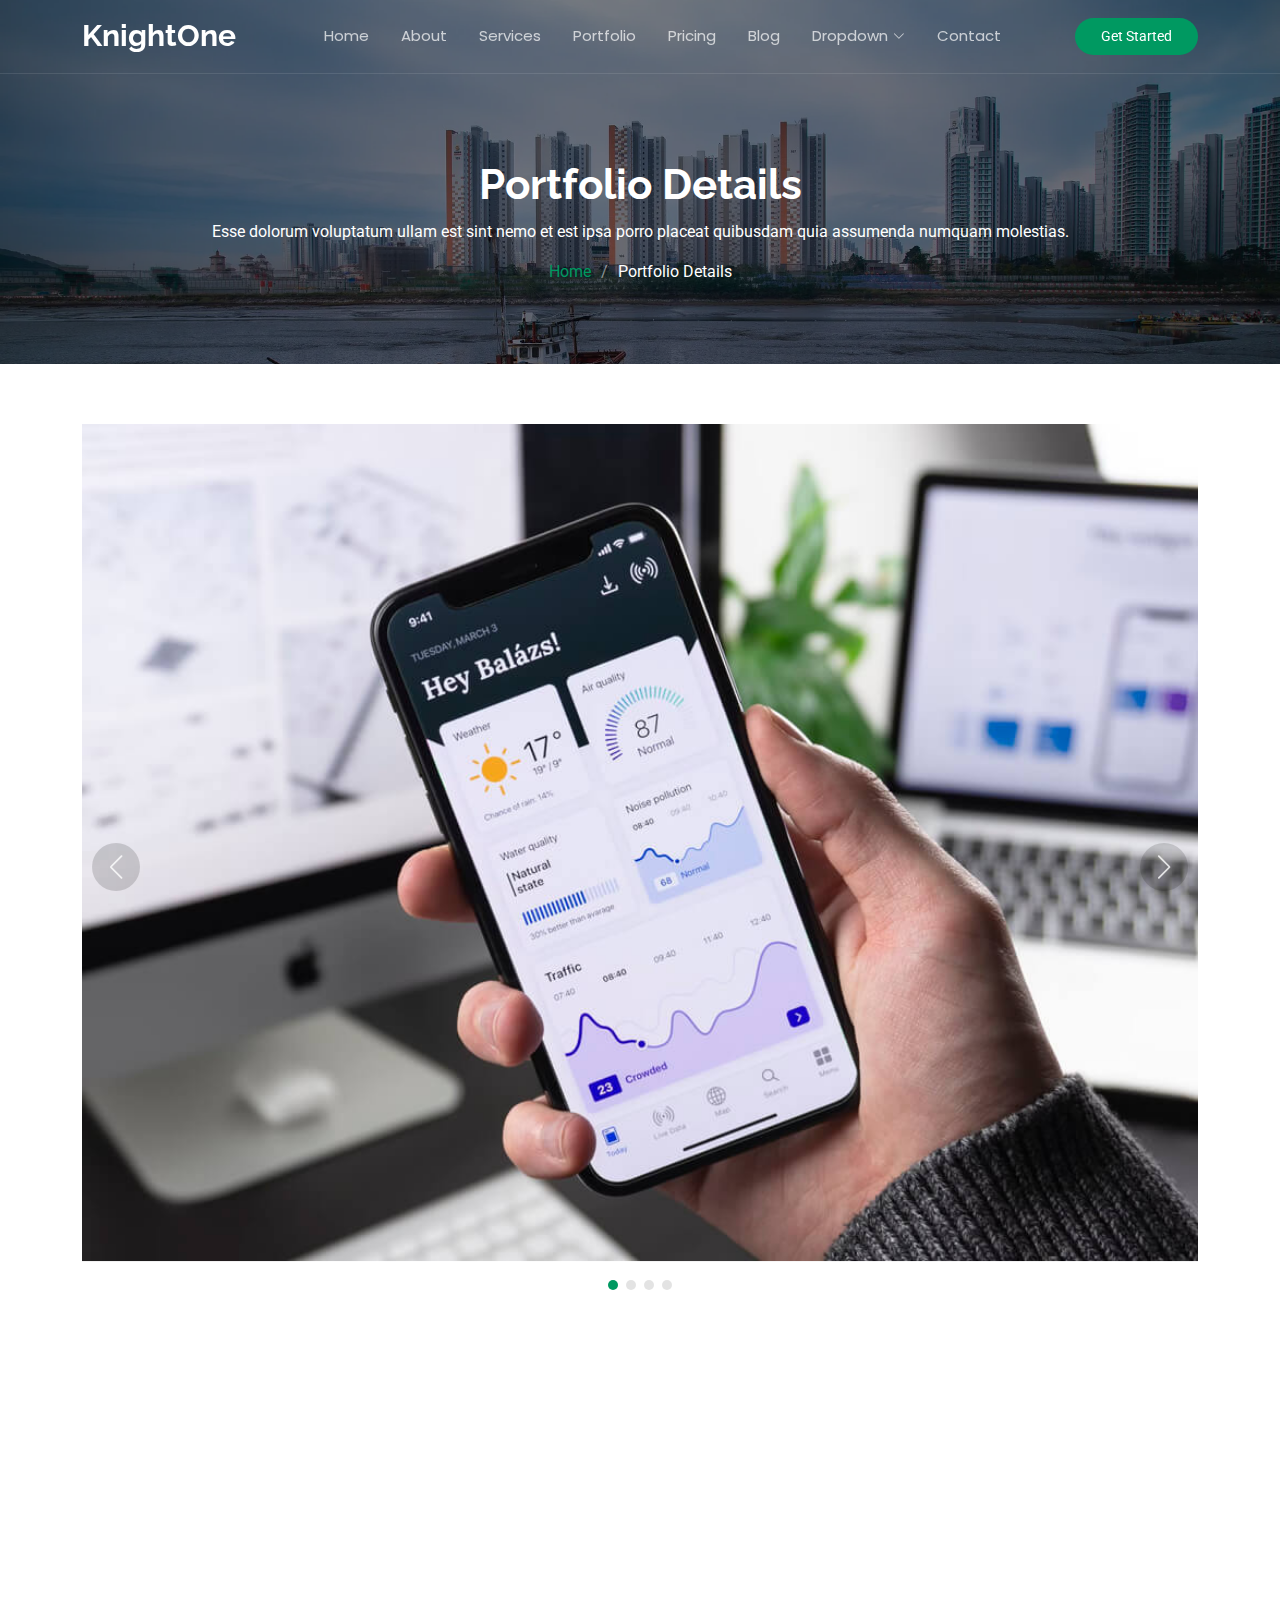
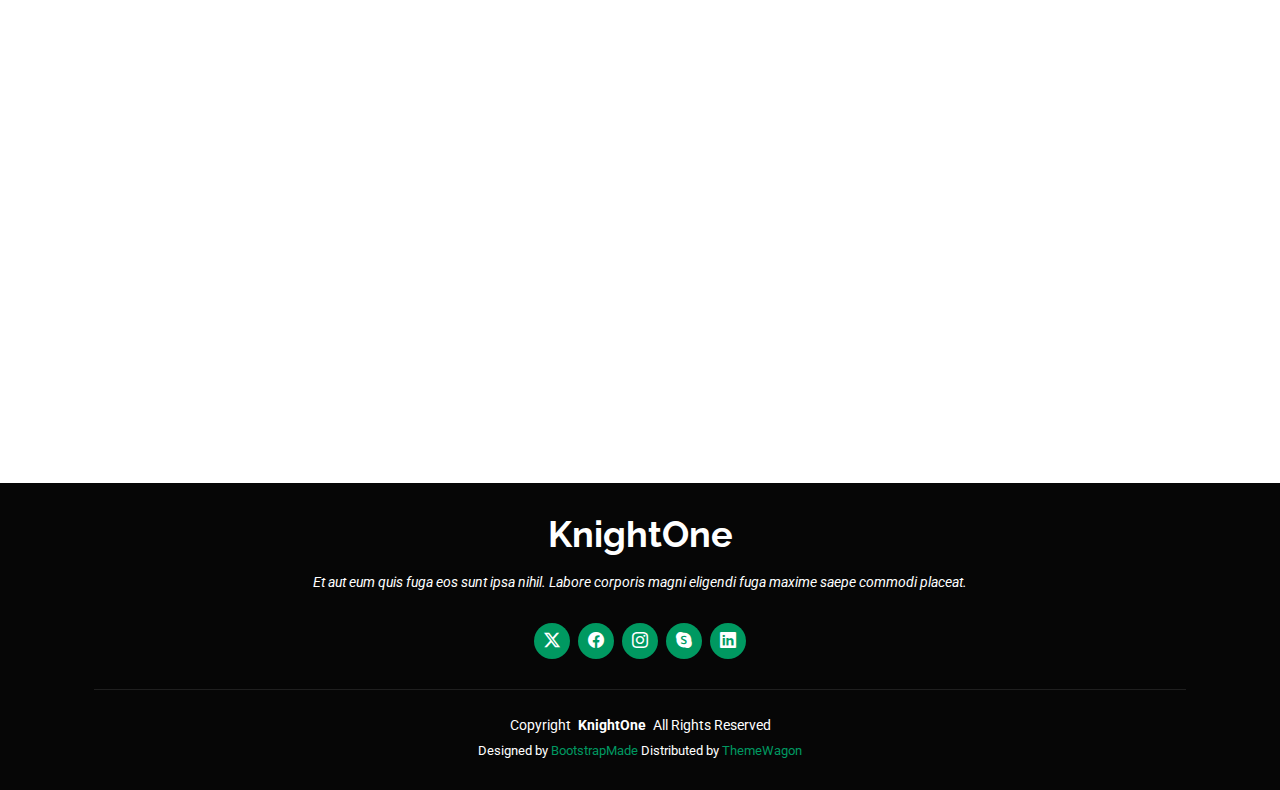
<file: portfolio-details.html>
<!DOCTYPE html>
<html lang="en">

<head>
  <meta charset="utf-8">
  <meta content="width=device-width, initial-scale=1.0" name="viewport">
  <title>Portfolio Details - KnightOne Bootstrap Template</title>
  <meta name="description" content="">
  <meta name="keywords" content="">

  <!-- Favicons -->
  <link href="assets/img/favicon.png" rel="icon">
  <link href="assets/img/apple-touch-icon.png" rel="apple-touch-icon">

  <!-- Fonts -->
  <link href="https://fonts.googleapis.com" rel="preconnect">
  <link href="https://fonts.gstatic.com" rel="preconnect" crossorigin>
  <link href="https://fonts.googleapis.com/css2?family=Roboto:ital,wght@0,100;0,300;0,400;0,500;0,700;0,900;1,100;1,300;1,400;1,500;1,700;1,900&family=Poppins:ital,wght@0,100;0,200;0,300;0,400;0,500;0,600;0,700;0,800;0,900;1,100;1,200;1,300;1,400;1,500;1,600;1,700;1,800;1,900&family=Raleway:ital,wght@0,100;0,200;0,300;0,400;0,500;0,600;0,700;0,800;0,900;1,100;1,200;1,300;1,400;1,500;1,600;1,700;1,800;1,900&display=swap" rel="stylesheet">

  <!-- Vendor CSS Files -->
  <link href="assets/vendor/bootstrap/css/bootstrap.min.css" rel="stylesheet">
  <link href="assets/vendor/bootstrap-icons/bootstrap-icons.css" rel="stylesheet">
  <link href="assets/vendor/aos/aos.css" rel="stylesheet">
  <link href="assets/vendor/glightbox/css/glightbox.min.css" rel="stylesheet">
  <link href="assets/vendor/swiper/swiper-bundle.min.css" rel="stylesheet">

  <!-- Main CSS File -->
  <link href="assets/css/main.css" rel="stylesheet">

  <!-- =======================================================
  * Template Name: KnightOne
  * Template URL: https://bootstrapmade.com/knight-simple-one-page-bootstrap-template/
  * Updated: Oct 16 2024 with Bootstrap v5.3.3
  * Author: BootstrapMade.com
  * License: https://bootstrapmade.com/license/
  ======================================================== -->
</head>

<body class="portfolio-details-page">

  <header id="header" class="header d-flex align-items-center fixed-top">
    <div class="container position-relative d-flex align-items-center justify-content-between">

      <a href="index.html" class="logo d-flex align-items-center me-auto me-xl-0">
        <!-- Uncomment the line below if you also wish to use an image logo -->
        <!-- <img src="assets/img/logo.png" alt=""> -->
        <h1 class="sitename">KnightOne</h1>
      </a>

      <nav id="navmenu" class="navmenu">
        <ul>
          <li><a href="#hero">Home</a></li>
          <li><a href="#about">About</a></li>
          <li><a href="#services">Services</a></li>
          <li><a href="#portfolio">Portfolio</a></li>
          <li><a href="#pricing">Pricing</a></li>
          <li><a href="blog.html">Blog</a></li>
          <li class="dropdown"><a href="#"><span>Dropdown</span> <i class="bi bi-chevron-down toggle-dropdown"></i></a>
            <ul>
              <li><a href="#">Dropdown 1</a></li>
              <li class="dropdown"><a href="#"><span>Deep Dropdown</span> <i class="bi bi-chevron-down toggle-dropdown"></i></a>
                <ul>
                  <li><a href="#">Deep Dropdown 1</a></li>
                  <li><a href="#">Deep Dropdown 2</a></li>
                  <li><a href="#">Deep Dropdown 3</a></li>
                  <li><a href="#">Deep Dropdown 4</a></li>
                  <li><a href="#">Deep Dropdown 5</a></li>
                </ul>
              </li>
              <li><a href="#">Dropdown 2</a></li>
              <li><a href="#">Dropdown 3</a></li>
              <li><a href="#">Dropdown 4</a></li>
            </ul>
          </li>
          <li><a href="#contact">Contact</a></li>
        </ul>
        <i class="mobile-nav-toggle d-xl-none bi bi-list"></i>
      </nav>

      <a class="cta-btn" href="#about">Get Started</a>

    </div>
  </header>

  <main class="main">

    <!-- Page Title -->
    <div class="page-title dark-background" data-aos="fade" style="background-image: url(assets/img/page-title-bg.webp);">
      <div class="container position-relative">
        <h1>Portfolio Details</h1>
        <p>Esse dolorum voluptatum ullam est sint nemo et est ipsa porro placeat quibusdam quia assumenda numquam molestias.</p>
        <nav class="breadcrumbs">
          <ol>
            <li><a href="index.html">Home</a></li>
            <li class="current">Portfolio Details</li>
          </ol>
        </nav>
      </div>
    </div><!-- End Page Title -->

    <!-- Portfolio Details Section -->
    <section id="portfolio-details" class="portfolio-details section">

      <div class="container" data-aos="fade-up">

        <div class="portfolio-details-slider swiper init-swiper">
          <script type="application/json" class="swiper-config">
            {
              "loop": true,
              "speed": 600,
              "autoplay": {
                "delay": 5000
              },
              "slidesPerView": "auto",
              "navigation": {
                "nextEl": ".swiper-button-next",
                "prevEl": ".swiper-button-prev"
              },
              "pagination": {
                "el": ".swiper-pagination",
                "type": "bullets",
                "clickable": true
              }
            }
          </script>
          <div class="swiper-wrapper align-items-center">

            <div class="swiper-slide">
              <img src="assets/img/portfolio/app-1.jpg" alt="">
            </div>

            <div class="swiper-slide">
              <img src="assets/img/portfolio/product-1.jpg" alt="">
            </div>

            <div class="swiper-slide">
              <img src="assets/img/portfolio/branding-1.jpg" alt="">
            </div>

            <div class="swiper-slide">
              <img src="assets/img/portfolio/books-1.jpg" alt="">
            </div>

          </div>
          <div class="swiper-button-prev"></div>
          <div class="swiper-button-next"></div>
          <div class="swiper-pagination"></div>
        </div>

        <div class="row justify-content-between gy-4 mt-4">

          <div class="col-lg-8" data-aos="fade-up">
            <div class="portfolio-description">
              <h2>This is an example of portfolio details</h2>
              <p>
                Autem ipsum nam porro corporis rerum. Quis eos dolorem eos itaque inventore commodi labore quia quia. Exercitationem repudiandae officiis neque suscipit non officia eaque itaque enim. Voluptatem officia accusantium nesciunt est omnis tempora consectetur dignissimos. Sequi nulla at esse enim cum deserunt eius.
              </p>
              <p>
                Amet consequatur qui dolore veniam voluptatem voluptatem sit. Non aspernatur atque natus ut cum nam et. Praesentium error dolores rerum minus sequi quia veritatis eum. Eos et doloribus doloremque nesciunt molestiae laboriosam.
              </p>

              <div class="testimonial-item">
                <p>
                  <i class="bi bi-quote quote-icon-left"></i>
                  <span>Export tempor illum tamen malis malis eram quae irure esse labore quem cillum quid cillum eram malis quorum velit fore eram velit sunt aliqua noster fugiat irure amet legam anim culpa.</span>
                  <i class="bi bi-quote quote-icon-right"></i>
                </p>
                <div>
                  <img src="assets/img/testimonials/testimonials-2.jpg" class="testimonial-img" alt="">
                  <h3>Sara Wilsson</h3>
                  <h4>Designer</h4>
                </div>
              </div>

              <p>
                Impedit ipsum quae et aliquid doloribus et voluptatem quasi. Perspiciatis occaecati earum et magnam animi. Quibusdam non qui ea vitae suscipit vitae sunt. Repudiandae incidunt cumque minus deserunt assumenda tempore. Delectus voluptas necessitatibus est.
              </p>

              <p>
                Sunt voluptatum sapiente facilis quo odio aut ipsum repellat debitis. Molestiae et autem libero. Explicabo et quod necessitatibus similique quis dolor eum. Numquam eaque praesentium rem et qui nesciunt.
              </p>

            </div>
          </div>

          <div class="col-lg-3" data-aos="fade-up" data-aos-delay="100">
            <div class="portfolio-info">
              <h3>Project information</h3>
              <ul>
                <li><strong>Category</strong> Web design</li>
                <li><strong>Client</strong> ASU Company</li>
                <li><strong>Project date</strong> 01 March, 2020</li>
                <li><strong>Project URL</strong> <a href="#">www.example.com</a></li>
                <li><a href="#" class="btn-visit align-self-start">Visit Website</a></li>
              </ul>
            </div>
          </div>

        </div>

      </div>

    </section><!-- /Portfolio Details Section -->

  </main>

  <footer id="footer" class="footer dark-background">
    <div class="container">
      <h3 class="sitename">KnightOne</h3>
      <p>Et aut eum quis fuga eos sunt ipsa nihil. Labore corporis magni eligendi fuga maxime saepe commodi placeat.</p>
      <div class="social-links d-flex justify-content-center">
        <a href=""><i class="bi bi-twitter-x"></i></a>
        <a href=""><i class="bi bi-facebook"></i></a>
        <a href=""><i class="bi bi-instagram"></i></a>
        <a href=""><i class="bi bi-skype"></i></a>
        <a href=""><i class="bi bi-linkedin"></i></a>
      </div>
      <div class="container">
        <div class="copyright">
          <span>Copyright</span> <strong class="px-1 sitename">KnightOne</strong> <span>All Rights Reserved</span>
        </div>
        <div class="credits">
          <!-- All the links in the footer should remain intact. -->
          <!-- You can delete the links only if you've purchased the pro version. -->
          <!-- Licensing information: https://bootstrapmade.com/license/ -->
          <!-- Purchase the pro version with working PHP/AJAX contact form: [buy-url] -->
          Designed by <a href="https://bootstrapmade.com/">BootstrapMade</a> Distributed by <a href=“https://themewagon.com>ThemeWagon
        </div>
      </div>
    </div>
  </footer>

  <!-- Scroll Top -->
  <a href="#" id="scroll-top" class="scroll-top d-flex align-items-center justify-content-center"><i class="bi bi-arrow-up-short"></i></a>

  <!-- Preloader -->
  <div id="preloader"></div>

  <!-- Vendor JS Files -->
  <script src="assets/vendor/bootstrap/js/bootstrap.bundle.min.js"></script>
  <script src="assets/vendor/php-email-form/validate.js"></script>
  <script src="assets/vendor/aos/aos.js"></script>
  <script src="assets/vendor/glightbox/js/glightbox.min.js"></script>
  <script src="assets/vendor/purecounter/purecounter_vanilla.js"></script>
  <script src="assets/vendor/imagesloaded/imagesloaded.pkgd.min.js"></script>
  <script src="assets/vendor/isotope-layout/isotope.pkgd.min.js"></script>
  <script src="assets/vendor/swiper/swiper-bundle.min.js"></script>

  <!-- Main JS File -->
  <script src="assets/js/main.js"></script>

</body>

</html>
</file>
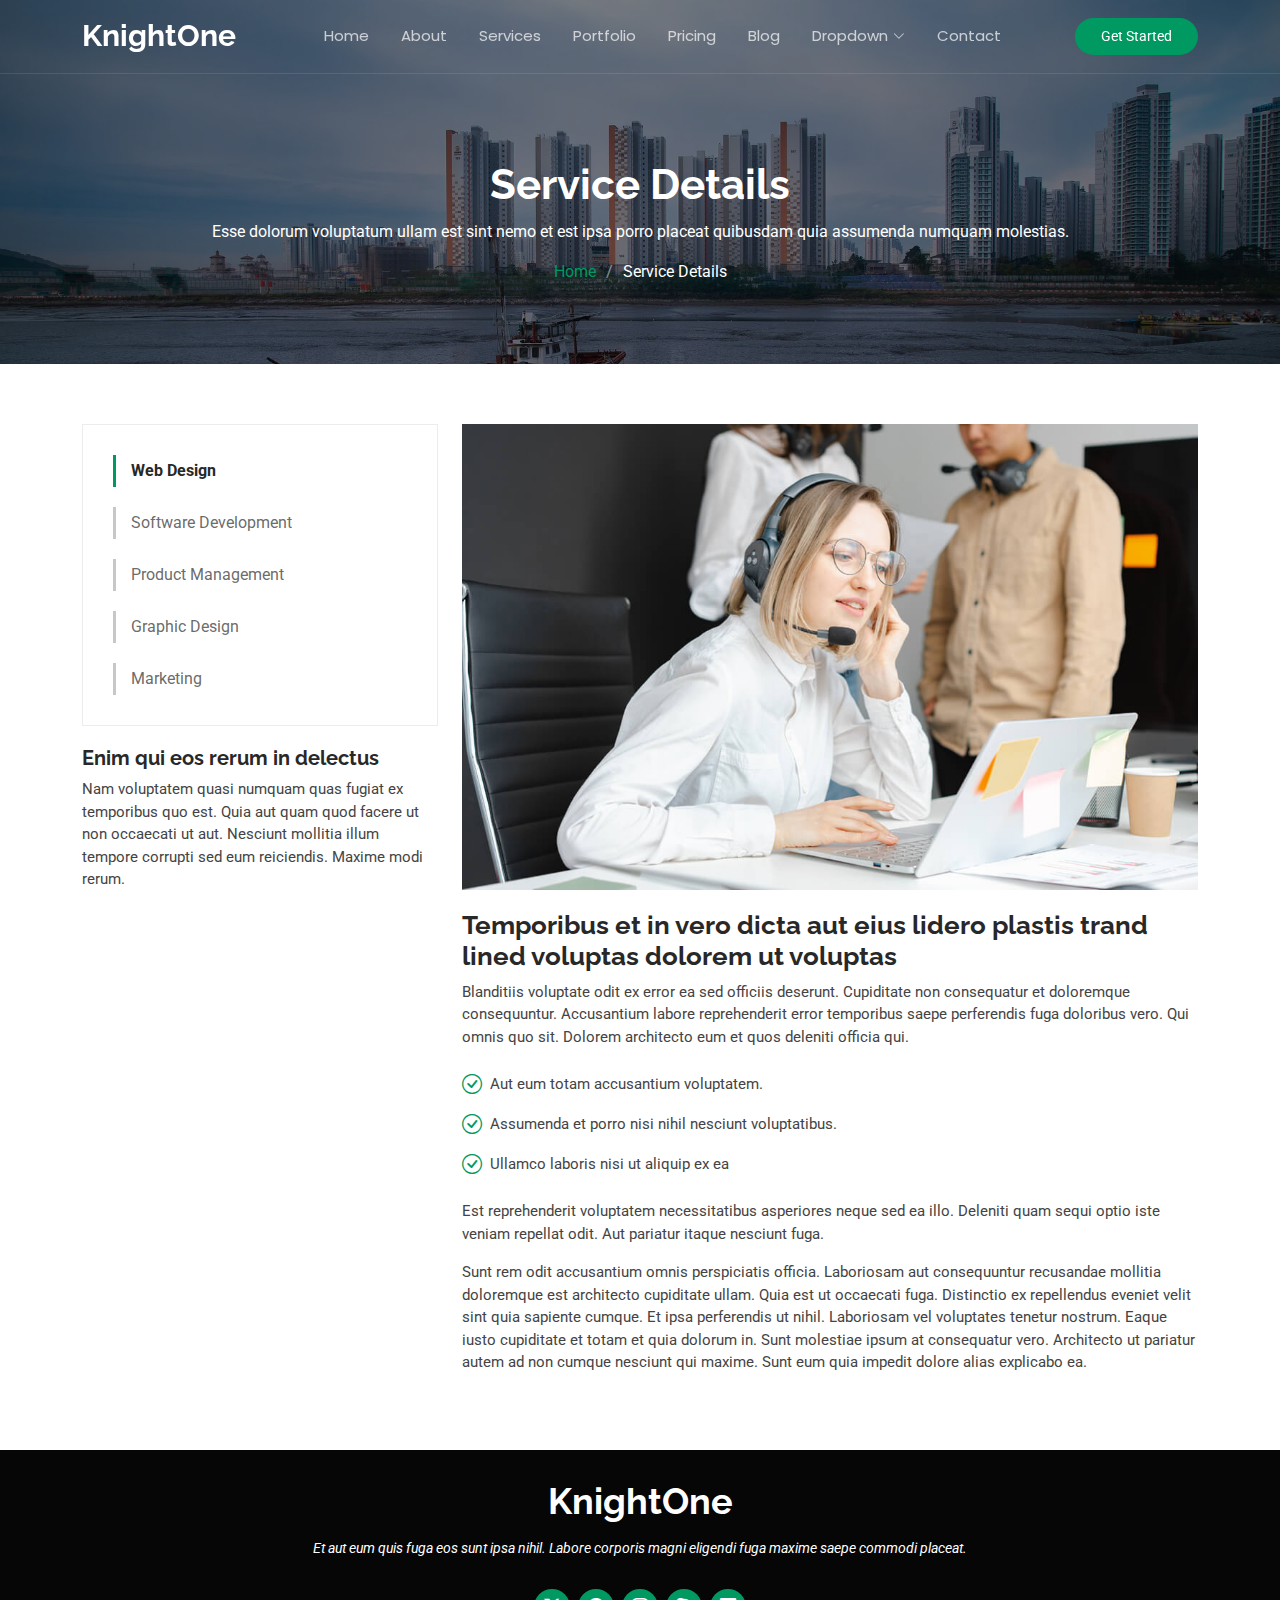
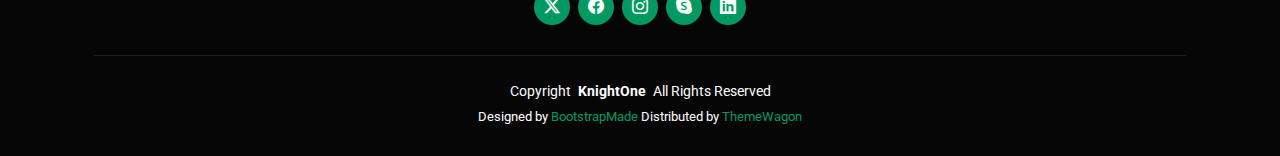
<file: service-details.html>
<!DOCTYPE html>
<html lang="en">

<head>
  <meta charset="utf-8">
  <meta content="width=device-width, initial-scale=1.0" name="viewport">
  <title>Service Details - KnightOne Bootstrap Template</title>
  <meta name="description" content="">
  <meta name="keywords" content="">

  <!-- Favicons -->
  <link href="assets/img/favicon.png" rel="icon">
  <link href="assets/img/apple-touch-icon.png" rel="apple-touch-icon">

  <!-- Fonts -->
  <link href="https://fonts.googleapis.com" rel="preconnect">
  <link href="https://fonts.gstatic.com" rel="preconnect" crossorigin>
  <link href="https://fonts.googleapis.com/css2?family=Roboto:ital,wght@0,100;0,300;0,400;0,500;0,700;0,900;1,100;1,300;1,400;1,500;1,700;1,900&family=Poppins:ital,wght@0,100;0,200;0,300;0,400;0,500;0,600;0,700;0,800;0,900;1,100;1,200;1,300;1,400;1,500;1,600;1,700;1,800;1,900&family=Raleway:ital,wght@0,100;0,200;0,300;0,400;0,500;0,600;0,700;0,800;0,900;1,100;1,200;1,300;1,400;1,500;1,600;1,700;1,800;1,900&display=swap" rel="stylesheet">

  <!-- Vendor CSS Files -->
  <link href="assets/vendor/bootstrap/css/bootstrap.min.css" rel="stylesheet">
  <link href="assets/vendor/bootstrap-icons/bootstrap-icons.css" rel="stylesheet">
  <link href="assets/vendor/aos/aos.css" rel="stylesheet">
  <link href="assets/vendor/glightbox/css/glightbox.min.css" rel="stylesheet">
  <link href="assets/vendor/swiper/swiper-bundle.min.css" rel="stylesheet">

  <!-- Main CSS File -->
  <link href="assets/css/main.css" rel="stylesheet">

  <!-- =======================================================
  * Template Name: KnightOne
  * Template URL: https://bootstrapmade.com/knight-simple-one-page-bootstrap-template/
  * Updated: Oct 16 2024 with Bootstrap v5.3.3
  * Author: BootstrapMade.com
  * License: https://bootstrapmade.com/license/
  ======================================================== -->
</head>

<body class="service-details-page">

  <header id="header" class="header d-flex align-items-center fixed-top">
    <div class="container position-relative d-flex align-items-center justify-content-between">

      <a href="index.html" class="logo d-flex align-items-center me-auto me-xl-0">
        <!-- Uncomment the line below if you also wish to use an image logo -->
        <!-- <img src="assets/img/logo.png" alt=""> -->
        <h1 class="sitename">KnightOne</h1>
      </a>

      <nav id="navmenu" class="navmenu">
        <ul>
          <li><a href="#hero">Home</a></li>
          <li><a href="#about">About</a></li>
          <li><a href="#services">Services</a></li>
          <li><a href="#portfolio">Portfolio</a></li>
          <li><a href="#pricing">Pricing</a></li>
          <li><a href="blog.html">Blog</a></li>
          <li class="dropdown"><a href="#"><span>Dropdown</span> <i class="bi bi-chevron-down toggle-dropdown"></i></a>
            <ul>
              <li><a href="#">Dropdown 1</a></li>
              <li class="dropdown"><a href="#"><span>Deep Dropdown</span> <i class="bi bi-chevron-down toggle-dropdown"></i></a>
                <ul>
                  <li><a href="#">Deep Dropdown 1</a></li>
                  <li><a href="#">Deep Dropdown 2</a></li>
                  <li><a href="#">Deep Dropdown 3</a></li>
                  <li><a href="#">Deep Dropdown 4</a></li>
                  <li><a href="#">Deep Dropdown 5</a></li>
                </ul>
              </li>
              <li><a href="#">Dropdown 2</a></li>
              <li><a href="#">Dropdown 3</a></li>
              <li><a href="#">Dropdown 4</a></li>
            </ul>
          </li>
          <li><a href="#contact">Contact</a></li>
        </ul>
        <i class="mobile-nav-toggle d-xl-none bi bi-list"></i>
      </nav>

      <a class="cta-btn" href="#about">Get Started</a>

    </div>
  </header>

  <main class="main">

    <!-- Page Title -->
    <div class="page-title dark-background" data-aos="fade" style="background-image: url(assets/img/page-title-bg.webp);">
      <div class="container position-relative">
        <h1>Service Details</h1>
        <p>Esse dolorum voluptatum ullam est sint nemo et est ipsa porro placeat quibusdam quia assumenda numquam molestias.</p>
        <nav class="breadcrumbs">
          <ol>
            <li><a href="index.html">Home</a></li>
            <li class="current">Service Details</li>
          </ol>
        </nav>
      </div>
    </div><!-- End Page Title -->

    <!-- Service Details Section -->
    <section id="service-details" class="service-details section">

      <div class="container">

        <div class="row gy-4">

          <div class="col-lg-4" data-aos="fade-up" data-aos-delay="100">
            <div class="services-list">
              <a href="#" class="active">Web Design</a>
              <a href="#">Software Development</a>
              <a href="#">Product Management</a>
              <a href="#">Graphic Design</a>
              <a href="#">Marketing</a>
            </div>

            <h4>Enim qui eos rerum in delectus</h4>
            <p>Nam voluptatem quasi numquam quas fugiat ex temporibus quo est. Quia aut quam quod facere ut non occaecati ut aut. Nesciunt mollitia illum tempore corrupti sed eum reiciendis. Maxime modi rerum.</p>
          </div>

          <div class="col-lg-8" data-aos="fade-up" data-aos-delay="200">
            <img src="assets/img/services.jpg" alt="" class="img-fluid services-img">
            <h3>Temporibus et in vero dicta aut eius lidero plastis trand lined voluptas dolorem ut voluptas</h3>
            <p>
              Blanditiis voluptate odit ex error ea sed officiis deserunt. Cupiditate non consequatur et doloremque consequuntur. Accusantium labore reprehenderit error temporibus saepe perferendis fuga doloribus vero. Qui omnis quo sit. Dolorem architecto eum et quos deleniti officia qui.
            </p>
            <ul>
              <li><i class="bi bi-check-circle"></i> <span>Aut eum totam accusantium voluptatem.</span></li>
              <li><i class="bi bi-check-circle"></i> <span>Assumenda et porro nisi nihil nesciunt voluptatibus.</span></li>
              <li><i class="bi bi-check-circle"></i> <span>Ullamco laboris nisi ut aliquip ex ea</span></li>
            </ul>
            <p>
              Est reprehenderit voluptatem necessitatibus asperiores neque sed ea illo. Deleniti quam sequi optio iste veniam repellat odit. Aut pariatur itaque nesciunt fuga.
            </p>
            <p>
              Sunt rem odit accusantium omnis perspiciatis officia. Laboriosam aut consequuntur recusandae mollitia doloremque est architecto cupiditate ullam. Quia est ut occaecati fuga. Distinctio ex repellendus eveniet velit sint quia sapiente cumque. Et ipsa perferendis ut nihil. Laboriosam vel voluptates tenetur nostrum. Eaque iusto cupiditate et totam et quia dolorum in. Sunt molestiae ipsum at consequatur vero. Architecto ut pariatur autem ad non cumque nesciunt qui maxime. Sunt eum quia impedit dolore alias explicabo ea.
            </p>
          </div>

        </div>

      </div>

    </section><!-- /Service Details Section -->

  </main>

  <footer id="footer" class="footer dark-background">
    <div class="container">
      <h3 class="sitename">KnightOne</h3>
      <p>Et aut eum quis fuga eos sunt ipsa nihil. Labore corporis magni eligendi fuga maxime saepe commodi placeat.</p>
      <div class="social-links d-flex justify-content-center">
        <a href=""><i class="bi bi-twitter-x"></i></a>
        <a href=""><i class="bi bi-facebook"></i></a>
        <a href=""><i class="bi bi-instagram"></i></a>
        <a href=""><i class="bi bi-skype"></i></a>
        <a href=""><i class="bi bi-linkedin"></i></a>
      </div>
      <div class="container">
        <div class="copyright">
          <span>Copyright</span> <strong class="px-1 sitename">KnightOne</strong> <span>All Rights Reserved</span>
        </div>
        <div class="credits">
          <!-- All the links in the footer should remain intact. -->
          <!-- You can delete the links only if you've purchased the pro version. -->
          <!-- Licensing information: https://bootstrapmade.com/license/ -->
          <!-- Purchase the pro version with working PHP/AJAX contact form: [buy-url] -->
          Designed by <a href="https://bootstrapmade.com/">BootstrapMade</a> Distributed by <a href=“https://themewagon.com>ThemeWagon
        </div>
      </div>
    </div>
  </footer>

  <!-- Scroll Top -->
  <a href="#" id="scroll-top" class="scroll-top d-flex align-items-center justify-content-center"><i class="bi bi-arrow-up-short"></i></a>

  <!-- Preloader -->
  <div id="preloader"></div>

  <!-- Vendor JS Files -->
  <script src="assets/vendor/bootstrap/js/bootstrap.bundle.min.js"></script>
  <script src="assets/vendor/php-email-form/validate.js"></script>
  <script src="assets/vendor/aos/aos.js"></script>
  <script src="assets/vendor/glightbox/js/glightbox.min.js"></script>
  <script src="assets/vendor/purecounter/purecounter_vanilla.js"></script>
  <script src="assets/vendor/imagesloaded/imagesloaded.pkgd.min.js"></script>
  <script src="assets/vendor/isotope-layout/isotope.pkgd.min.js"></script>
  <script src="assets/vendor/swiper/swiper-bundle.min.js"></script>

  <!-- Main JS File -->
  <script src="assets/js/main.js"></script>

</body>

</html>
</file>
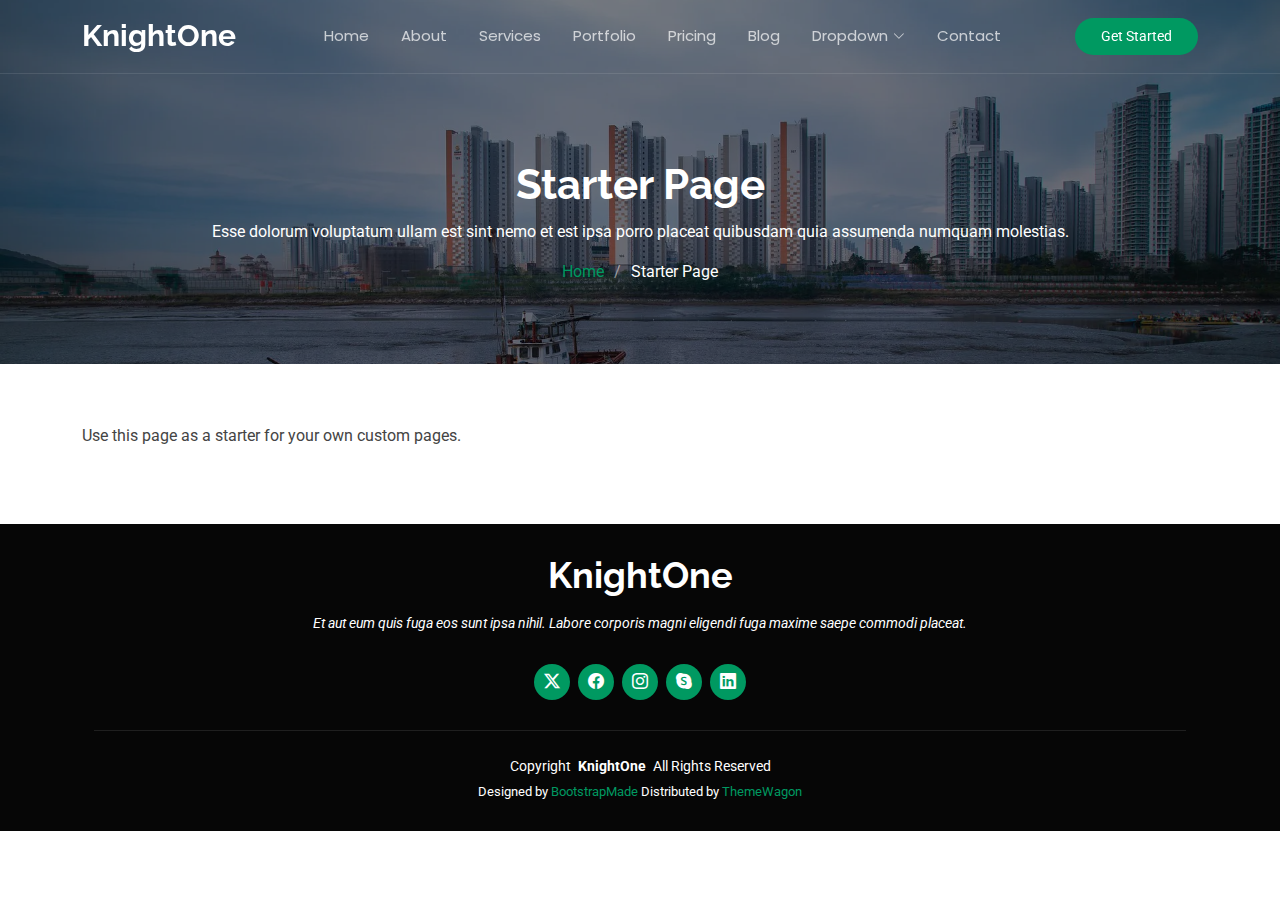
<file: starter-page.html>
<!DOCTYPE html>
<html lang="en">

<head>
  <meta charset="utf-8">
  <meta content="width=device-width, initial-scale=1.0" name="viewport">
  <title>Starter Page - KnightOne Bootstrap Template</title>
  <meta name="description" content="">
  <meta name="keywords" content="">

  <!-- Favicons -->
  <link href="assets/img/favicon.png" rel="icon">
  <link href="assets/img/apple-touch-icon.png" rel="apple-touch-icon">

  <!-- Fonts -->
  <link href="https://fonts.googleapis.com" rel="preconnect">
  <link href="https://fonts.gstatic.com" rel="preconnect" crossorigin>
  <link href="https://fonts.googleapis.com/css2?family=Roboto:ital,wght@0,100;0,300;0,400;0,500;0,700;0,900;1,100;1,300;1,400;1,500;1,700;1,900&family=Poppins:ital,wght@0,100;0,200;0,300;0,400;0,500;0,600;0,700;0,800;0,900;1,100;1,200;1,300;1,400;1,500;1,600;1,700;1,800;1,900&family=Raleway:ital,wght@0,100;0,200;0,300;0,400;0,500;0,600;0,700;0,800;0,900;1,100;1,200;1,300;1,400;1,500;1,600;1,700;1,800;1,900&display=swap" rel="stylesheet">

  <!-- Vendor CSS Files -->
  <link href="assets/vendor/bootstrap/css/bootstrap.min.css" rel="stylesheet">
  <link href="assets/vendor/bootstrap-icons/bootstrap-icons.css" rel="stylesheet">
  <link href="assets/vendor/aos/aos.css" rel="stylesheet">
  <link href="assets/vendor/glightbox/css/glightbox.min.css" rel="stylesheet">
  <link href="assets/vendor/swiper/swiper-bundle.min.css" rel="stylesheet">

  <!-- Main CSS File -->
  <link href="assets/css/main.css" rel="stylesheet">

  <!-- =======================================================
  * Template Name: KnightOne
  * Template URL: https://bootstrapmade.com/knight-simple-one-page-bootstrap-template/
  * Updated: Oct 16 2024 with Bootstrap v5.3.3
  * Author: BootstrapMade.com
  * License: https://bootstrapmade.com/license/
  ======================================================== -->
</head>

<body class="starter-page-page">

  <header id="header" class="header d-flex align-items-center fixed-top">
    <div class="container position-relative d-flex align-items-center justify-content-between">

      <a href="index.html" class="logo d-flex align-items-center me-auto me-xl-0">
        <!-- Uncomment the line below if you also wish to use an image logo -->
        <!-- <img src="assets/img/logo.png" alt=""> -->
        <h1 class="sitename">KnightOne</h1>
      </a>

      <nav id="navmenu" class="navmenu">
        <ul>
          <li><a href="#hero">Home</a></li>
          <li><a href="#about">About</a></li>
          <li><a href="#services">Services</a></li>
          <li><a href="#portfolio">Portfolio</a></li>
          <li><a href="#pricing">Pricing</a></li>
          <li><a href="blog.html">Blog</a></li>
          <li class="dropdown"><a href="#"><span>Dropdown</span> <i class="bi bi-chevron-down toggle-dropdown"></i></a>
            <ul>
              <li><a href="#">Dropdown 1</a></li>
              <li class="dropdown"><a href="#"><span>Deep Dropdown</span> <i class="bi bi-chevron-down toggle-dropdown"></i></a>
                <ul>
                  <li><a href="#">Deep Dropdown 1</a></li>
                  <li><a href="#">Deep Dropdown 2</a></li>
                  <li><a href="#">Deep Dropdown 3</a></li>
                  <li><a href="#">Deep Dropdown 4</a></li>
                  <li><a href="#">Deep Dropdown 5</a></li>
                </ul>
              </li>
              <li><a href="#">Dropdown 2</a></li>
              <li><a href="#">Dropdown 3</a></li>
              <li><a href="#">Dropdown 4</a></li>
            </ul>
          </li>
          <li><a href="#contact">Contact</a></li>
        </ul>
        <i class="mobile-nav-toggle d-xl-none bi bi-list"></i>
      </nav>

      <a class="cta-btn" href="#about">Get Started</a>

    </div>
  </header>

  <main class="main">

    <!-- Page Title -->
    <div class="page-title dark-background" data-aos="fade" style="background-image: url(assets/img/page-title-bg.webp);">
      <div class="container position-relative">
        <h1>Starter Page</h1>
        <p>Esse dolorum voluptatum ullam est sint nemo et est ipsa porro placeat quibusdam quia assumenda numquam molestias.</p>
        <nav class="breadcrumbs">
          <ol>
            <li><a href="index.html">Home</a></li>
            <li class="current">Starter Page</li>
          </ol>
        </nav>
      </div>
    </div><!-- End Page Title -->

    <!-- Starter Section Section -->
    <section id="starter-section" class="starter-section section">

      <div class="container" data-aos="fade-up">
        <p>Use this page as a starter for your own custom pages.</p>
      </div>

    </section><!-- /Starter Section Section -->

  </main>

  <footer id="footer" class="footer dark-background">
    <div class="container">
      <h3 class="sitename">KnightOne</h3>
      <p>Et aut eum quis fuga eos sunt ipsa nihil. Labore corporis magni eligendi fuga maxime saepe commodi placeat.</p>
      <div class="social-links d-flex justify-content-center">
        <a href=""><i class="bi bi-twitter-x"></i></a>
        <a href=""><i class="bi bi-facebook"></i></a>
        <a href=""><i class="bi bi-instagram"></i></a>
        <a href=""><i class="bi bi-skype"></i></a>
        <a href=""><i class="bi bi-linkedin"></i></a>
      </div>
      <div class="container">
        <div class="copyright">
          <span>Copyright</span> <strong class="px-1 sitename">KnightOne</strong> <span>All Rights Reserved</span>
        </div>
        <div class="credits">
          <!-- All the links in the footer should remain intact. -->
          <!-- You can delete the links only if you've purchased the pro version. -->
          <!-- Licensing information: https://bootstrapmade.com/license/ -->
          <!-- Purchase the pro version with working PHP/AJAX contact form: [buy-url] -->
          Designed by <a href="https://bootstrapmade.com/">BootstrapMade</a> Distributed by <a href=“https://themewagon.com>ThemeWagon
        </div>
      </div>
    </div>
  </footer>

  <!-- Scroll Top -->
  <a href="#" id="scroll-top" class="scroll-top d-flex align-items-center justify-content-center"><i class="bi bi-arrow-up-short"></i></a>

  <!-- Preloader -->
  <div id="preloader"></div>

  <!-- Vendor JS Files -->
  <script src="assets/vendor/bootstrap/js/bootstrap.bundle.min.js"></script>
  <script src="assets/vendor/php-email-form/validate.js"></script>
  <script src="assets/vendor/aos/aos.js"></script>
  <script src="assets/vendor/glightbox/js/glightbox.min.js"></script>
  <script src="assets/vendor/purecounter/purecounter_vanilla.js"></script>
  <script src="assets/vendor/imagesloaded/imagesloaded.pkgd.min.js"></script>
  <script src="assets/vendor/isotope-layout/isotope.pkgd.min.js"></script>
  <script src="assets/vendor/swiper/swiper-bundle.min.js"></script>

  <!-- Main JS File -->
  <script src="assets/js/main.js"></script>

</body>

</html>
</file>
<file: assets/css/main.css>
/**
* Template Name: KnightOne
* Template URL: https://bootstrapmade.com/knight-simple-one-page-bootstrap-template/
* Updated: Oct 16 2024 with Bootstrap v5.3.3
* Author: BootstrapMade.com
* License: https://bootstrapmade.com/license/
*/

/*--------------------------------------------------------------
# Font & Color Variables
# Help: https://bootstrapmade.com/color-system/
--------------------------------------------------------------*/
/* Fonts */
:root {
  --default-font: "Roboto",  system-ui, -apple-system, "Segoe UI", Roboto, "Helvetica Neue", Arial, "Noto Sans", "Liberation Sans", sans-serif, "Apple Color Emoji", "Segoe UI Emoji", "Segoe UI Symbol", "Noto Color Emoji";
  --heading-font: "Raleway",  sans-serif;
  --nav-font: "Poppins",  sans-serif;
}

/* Global Colors - The following color variables are used throughout the website. Updating them here will change the color scheme of the entire website */
:root { 
  --background-color: #ffffff; /* Background color for the entire website, including individual sections */
  --default-color: #444444; /* Default color used for the majority of the text content across the entire website */
  --heading-color: #282828; /* Color for headings, subheadings and title throughout the website */
  --accent-color: #009961; /* Accent color that represents your brand on the website. It's used for buttons, links, and other elements that need to stand out */
  --surface-color: #ffffff; /* The surface color is used as a background of boxed elements within sections, such as cards, icon boxes, or other elements that require a visual separation from the global background. */
  --contrast-color: #ffffff; /* Contrast color for text, ensuring readability against backgrounds of accent, heading, or default colors. */
}

/* Nav Menu Colors - The following color variables are used specifically for the navigation menu. They are separate from the global colors to allow for more customization options */
:root {
  --nav-color: #ffffff;  /* The default color of the main navmenu links */
  --nav-hover-color: #009961; /* Applied to main navmenu links when they are hovered over or active */
  --nav-mobile-background-color: #ffffff; /* Used as the background color for mobile navigation menu */
  --nav-dropdown-background-color: #ffffff; /* Used as the background color for dropdown items that appear when hovering over primary navigation items */
  --nav-dropdown-color: #444444; /* Used for navigation links of the dropdown items in the navigation menu. */
  --nav-dropdown-hover-color: #009961; /* Similar to --nav-hover-color, this color is applied to dropdown navigation links when they are hovered over. */
}

/* Color Presets - These classes override global colors when applied to any section or element, providing reuse of the sam color scheme. */

.light-background {
  --background-color: #f9f9f9;
  --surface-color: #ffffff;
}

.dark-background {
  --background-color: #060606;
  --default-color: #ffffff;
  --heading-color: #ffffff;
  --surface-color: #252525;
  --contrast-color: #ffffff;
}

/* Smooth scroll */
:root {
  scroll-behavior: smooth;
}

/*--------------------------------------------------------------
# General Styling & Shared Classes
--------------------------------------------------------------*/
body {
  color: var(--default-color);
  background-color: var(--background-color);
  font-family: var(--default-font);
}

a {
  color: var(--accent-color);
  text-decoration: none;
  transition: 0.3s;
}

a:hover {
  color: color-mix(in srgb, var(--accent-color), transparent 25%);
  text-decoration: none;
}

h1,
h2,
h3,
h4,
h5,
h6 {
  color: var(--heading-color);
  font-family: var(--heading-font);
}

/* Pulsating Play Button
------------------------------*/
.pulsating-play-btn {
  width: 94px;
  height: 94px;
  background: radial-gradient(var(--accent-color) 50%, color-mix(in srgb, var(--accent-color), transparent 75%) 52%);
  border-radius: 50%;
  display: block;
  position: relative;
  overflow: hidden;
}

.pulsating-play-btn:before {
  content: "";
  position: absolute;
  width: 120px;
  height: 120px;
  animation-delay: 0s;
  animation: pulsate-play-btn 2s;
  animation-direction: forwards;
  animation-iteration-count: infinite;
  animation-timing-function: steps;
  opacity: 1;
  border-radius: 50%;
  border: 5px solid color-mix(in srgb, var(--accent-color), transparent 30%);
  top: -15%;
  left: -15%;
  background: rgba(198, 16, 0, 0);
}

.pulsating-play-btn:after {
  content: "";
  position: absolute;
  left: 50%;
  top: 50%;
  transform: translateX(-40%) translateY(-50%);
  width: 0;
  height: 0;
  border-top: 10px solid transparent;
  border-bottom: 10px solid transparent;
  border-left: 15px solid #fff;
  z-index: 100;
  transition: all 400ms cubic-bezier(0.55, 0.055, 0.675, 0.19);
}

.pulsating-play-btn:hover:before {
  content: "";
  position: absolute;
  left: 50%;
  top: 50%;
  transform: translateX(-40%) translateY(-50%);
  width: 0;
  height: 0;
  border: none;
  border-top: 10px solid transparent;
  border-bottom: 10px solid transparent;
  border-left: 15px solid #fff;
  z-index: 200;
  animation: none;
  border-radius: 0;
}

.pulsating-play-btn:hover:after {
  border-left: 15px solid var(--accent-color);
  transform: scale(20);
}

@keyframes pulsate-play-btn {
  0% {
    transform: scale(0.6, 0.6);
    opacity: 1;
  }

  100% {
    transform: scale(1, 1);
    opacity: 0;
  }
}

/* PHP Email Form Messages
------------------------------*/
.php-email-form .error-message {
  display: none;
  background: #df1529;
  color: #ffffff;
  text-align: left;
  padding: 15px;
  margin-bottom: 24px;
  font-weight: 600;
}

.php-email-form .sent-message {
  display: none;
  color: #ffffff;
  background: #059652;
  text-align: center;
  padding: 15px;
  margin-bottom: 24px;
  font-weight: 600;
}

.php-email-form .loading {
  display: none;
  background: var(--surface-color);
  text-align: center;
  padding: 15px;
  margin-bottom: 24px;
}

.php-email-form .loading:before {
  content: "";
  display: inline-block;
  border-radius: 50%;
  width: 24px;
  height: 24px;
  margin: 0 10px -6px 0;
  border: 3px solid var(--accent-color);
  border-top-color: var(--surface-color);
  animation: php-email-form-loading 1s linear infinite;
}

@keyframes php-email-form-loading {
  0% {
    transform: rotate(0deg);
  }

  100% {
    transform: rotate(360deg);
  }
}

/*--------------------------------------------------------------
# Global Header
--------------------------------------------------------------*/
.header {
  --background-color: rgba(0, 0, 0, 0);
  --default-color: #ffffff;
  --heading-color: #ffffff;
  color: var(--default-color);
  background-color: var(--background-color);
  padding: 10px 0;
  transition: all 0.5s;
  z-index: 997;
  border-bottom: 1px solid color-mix(in srgb, var(--default-color), transparent 90%);
}

.header .logo {
  line-height: 1;
}

.header .logo img {
  max-height: 36px;
  margin-right: 8px;
}

.header .logo h1 {
  font-size: 30px;
  margin: 0;
  font-weight: 700;
  color: var(--heading-color);
}

.header .cta-btn,
.header .cta-btn:focus {
  color: var(--contrast-color);
  background: var(--accent-color);
  font-size: 14px;
  padding: 8px 26px;
  margin: 0;
  border-radius: 50px;
  transition: 0.3s;
}

.header .cta-btn:hover,
.header .cta-btn:focus:hover {
  color: var(--contrast-color);
  background: color-mix(in srgb, var(--accent-color), transparent 15%);
}

@media (max-width: 1200px) {
  .header .logo {
    order: 1;
  }

  .header .logo h1 {
    font-size: 24px;
  }

  .header .cta-btn {
    order: 2;
    margin: 0 15px 0 0;
    padding: 6px 20px;
  }

  .header .navmenu {
    order: 3;
  }
}

/* Global Header on Scroll
------------------------------*/
.scrolled .header {
  --background-color: rgba(40, 40, 40, 0.9);
}

/*--------------------------------------------------------------
# Navigation Menu
--------------------------------------------------------------*/
/* Desktop Navigation */
@media (min-width: 1200px) {
  .navmenu {
    padding: 0;
  }

  .navmenu ul {
    margin: 0;
    padding: 0;
    display: flex;
    list-style: none;
    align-items: center;
  }

  .navmenu li {
    position: relative;
  }

  .navmenu>ul>li {
    white-space: nowrap;
    padding: 15px 14px;
  }

  .navmenu>ul>li:last-child {
    padding-right: 0;
  }

  .navmenu a,
  .navmenu a:focus {
    color: color-mix(in srgb, var(--nav-color), transparent 30%);
    font-size: 15px;
    padding: 0 2px;
    font-family: var(--nav-font);
    font-weight: 400;
    display: flex;
    align-items: center;
    justify-content: space-between;
    white-space: nowrap;
    transition: 0.3s;
    position: relative;
  }

  .navmenu a i,
  .navmenu a:focus i {
    font-size: 12px;
    line-height: 0;
    margin-left: 5px;
    transition: 0.3s;
  }

  .navmenu>ul>li>a:before {
    content: "";
    position: absolute;
    height: 2px;
    bottom: -27px;
    left: 0;
    background-color: var(--nav-hover-color);
    visibility: hidden;
    width: 0px;
    transition: all 0.3s ease-in-out 0s;
  }

  .navmenu a:hover:before,
  .navmenu li:hover>a:before,
  .navmenu .active:before {
    visibility: visible;
    width: 100%;
  }

  .navmenu li:hover>a,
  .navmenu .active,
  .navmenu .active:focus {
    color: var(--nav-color);
  }

  .navmenu .dropdown ul {
    margin: 0;
    padding: 10px 0;
    background: var(--nav-dropdown-background-color);
    display: block;
    position: absolute;
    visibility: hidden;
    left: 14px;
    top: 130%;
    opacity: 0;
    transition: 0.3s;
    border-radius: 4px;
    z-index: 99;
    box-shadow: 0px 0px 30px rgba(0, 0, 0, 0.1);
  }

  .navmenu .dropdown ul li {
    min-width: 200px;
  }

  .navmenu .dropdown ul a {
    padding: 10px 20px;
    font-size: 15px;
    text-transform: none;
    color: var(--nav-dropdown-color);
  }

  .navmenu .dropdown ul a i {
    font-size: 12px;
  }

  .navmenu .dropdown ul a:hover,
  .navmenu .dropdown ul .active:hover,
  .navmenu .dropdown ul li:hover>a {
    color: var(--nav-dropdown-hover-color);
  }

  .navmenu .dropdown:hover>ul {
    opacity: 1;
    top: 100%;
    visibility: visible;
  }

  .navmenu .dropdown .dropdown ul {
    top: 0;
    left: -90%;
    visibility: hidden;
  }

  .navmenu .dropdown .dropdown:hover>ul {
    opacity: 1;
    top: 0;
    left: -100%;
    visibility: visible;
  }
}

/* Mobile Navigation */
@media (max-width: 1199px) {
  .mobile-nav-toggle {
    color: var(--nav-color);
    font-size: 28px;
    line-height: 0;
    margin-right: 10px;
    cursor: pointer;
    transition: color 0.3s;
  }

  .navmenu {
    padding: 0;
    z-index: 9997;
  }

  .navmenu ul {
    display: none;
    list-style: none;
    position: absolute;
    inset: 60px 20px 20px 20px;
    padding: 10px 0;
    margin: 0;
    border-radius: 6px;
    background-color: var(--nav-mobile-background-color);
    border: 1px solid color-mix(in srgb, var(--default-color), transparent 90%);
    box-shadow: none;
    overflow-y: auto;
    transition: 0.3s;
    z-index: 9998;
  }

  .navmenu a,
  .navmenu a:focus {
    color: var(--nav-dropdown-color);
    padding: 10px 20px;
    font-family: var(--nav-font);
    font-size: 17px;
    font-weight: 500;
    display: flex;
    align-items: center;
    justify-content: space-between;
    white-space: nowrap;
    transition: 0.3s;
  }

  .navmenu a i,
  .navmenu a:focus i {
    font-size: 12px;
    line-height: 0;
    margin-left: 5px;
    width: 30px;
    height: 30px;
    display: flex;
    align-items: center;
    justify-content: center;
    border-radius: 50%;
    transition: 0.3s;
    background-color: color-mix(in srgb, var(--accent-color), transparent 90%);
  }

  .navmenu a i:hover,
  .navmenu a:focus i:hover {
    background-color: var(--accent-color);
    color: var(--contrast-color);
  }

  .navmenu a:hover,
  .navmenu .active,
  .navmenu .active:focus {
    color: var(--nav-dropdown-hover-color);
  }

  .navmenu .active i,
  .navmenu .active:focus i {
    background-color: var(--accent-color);
    color: var(--contrast-color);
    transform: rotate(180deg);
  }

  .navmenu .dropdown ul {
    position: static;
    display: none;
    z-index: 99;
    padding: 10px 0;
    margin: 10px 20px;
    background-color: var(--nav-dropdown-background-color);
    transition: all 0.5s ease-in-out;
  }

  .navmenu .dropdown ul ul {
    background-color: rgba(33, 37, 41, 0.1);
  }

  .navmenu .dropdown>.dropdown-active {
    display: block;
    background-color: rgba(33, 37, 41, 0.03);
  }

  .mobile-nav-active {
    overflow: hidden;
  }

  .mobile-nav-active .mobile-nav-toggle {
    color: #fff;
    position: absolute;
    font-size: 32px;
    top: 15px;
    right: 15px;
    margin-right: 0;
    z-index: 9999;
  }

  .mobile-nav-active .navmenu {
    position: fixed;
    overflow: hidden;
    inset: 0;
    background: rgba(33, 37, 41, 0.8);
    transition: 0.3s;
  }

  .mobile-nav-active .navmenu>ul {
    display: block;
  }
}

/*--------------------------------------------------------------
# Global Footer
--------------------------------------------------------------*/
.footer {
  color: var(--default-color);
  background-color: var(--background-color);
  font-size: 14px;
  text-align: center;
  padding: 30px 0;
  position: relative;
}

.footer h3 {
  font-size: 36px;
  font-weight: 700;
  position: relative;
  padding: 0;
  margin: 0 0 15px 0;
}

.footer p {
  font-size: 15;
  font-style: italic;
  padding: 0;
  margin: 0 0 30px 0;
}

.footer .social-links {
  margin: 0 0 30px 0;
}

.footer .social-links a {
  font-size: 16px;
  display: flex;
  align-items: center;
  justify-content: center;
  background: var(--accent-color);
  color: var(--contrast-color);
  line-height: 1;
  margin: 0 4px;
  border-radius: 50%;
  text-align: center;
  width: 36px;
  height: 36px;
  transition: 0.3s;
}

.footer .social-links a:hover {
  background: color-mix(in srgb, var(--accent-color), transparent 20%);
  text-decoration: none;
}

.footer .copyright {
  padding-top: 25px;
  border-top: 1px solid color-mix(in srgb, var(--default-color), transparent 90%);
}

.footer .credits {
  font-size: 13px;
  padding-top: 5px;
}

/*--------------------------------------------------------------
# Preloader
--------------------------------------------------------------*/
#preloader {
  position: fixed;
  inset: 0;
  z-index: 9999;
  overflow: hidden;
  background-color: var(--background-color);
  transition: all 0.6s ease-out;
}

#preloader:before {
  content: "";
  position: fixed;
  top: calc(50% - 30px);
  left: calc(50% - 30px);
  border: 6px solid var(--accent-color);
  border-top-color: color-mix(in srgb, var(--accent-color), transparent 90%);
  border-radius: 50%;
  width: 60px;
  height: 60px;
  animation: animate-preloader 1s linear infinite;
}

@keyframes animate-preloader {
  0% {
    transform: rotate(0deg);
  }

  100% {
    transform: rotate(360deg);
  }
}

/*--------------------------------------------------------------
# Scroll Top Button
--------------------------------------------------------------*/
.scroll-top {
  position: fixed;
  visibility: hidden;
  opacity: 0;
  right: 15px;
  bottom: -15px;
  z-index: 99999;
  background-color: var(--accent-color);
  width: 44px;
  height: 44px;
  border-radius: 50px;
  transition: all 0.4s;
}

.scroll-top i {
  font-size: 24px;
  color: var(--contrast-color);
  line-height: 0;
}

.scroll-top:hover {
  background-color: color-mix(in srgb, var(--accent-color), transparent 20%);
  color: var(--contrast-color);
}

.scroll-top.active {
  visibility: visible;
  opacity: 1;
  bottom: 15px;
}

/*--------------------------------------------------------------
# Disable aos animation delay on mobile devices
--------------------------------------------------------------*/
@media screen and (max-width: 768px) {
  [data-aos-delay] {
    transition-delay: 0 !important;
  }
}

/*--------------------------------------------------------------
# Global Page Titles & Breadcrumbs
--------------------------------------------------------------*/
.page-title {
  color: var(--default-color);
  background-color: var(--background-color);
  background-size: cover;
  background-position: center;
  background-repeat: no-repeat;
  padding: 160px 0 80px 0;
  text-align: center;
  position: relative;
}

.page-title:before {
  content: "";
  background-color: color-mix(in srgb, var(--background-color), transparent 50%);
  position: absolute;
  inset: 0;
}

.page-title h1 {
  font-size: 42px;
  font-weight: 700;
  margin-bottom: 10px;
}

.page-title .breadcrumbs ol {
  display: flex;
  flex-wrap: wrap;
  list-style: none;
  justify-content: center;
  padding: 0;
  margin: 0;
  font-size: 16px;
  font-weight: 400;
}

.page-title .breadcrumbs ol li+li {
  padding-left: 10px;
}

.page-title .breadcrumbs ol li+li::before {
  content: "/";
  display: inline-block;
  padding-right: 10px;
  color: color-mix(in srgb, var(--default-color), transparent 50%);
}

/*--------------------------------------------------------------
# Global Sections
--------------------------------------------------------------*/
section,
.section {
  color: var(--default-color);
  background-color: var(--background-color);
  padding: 60px 0;
  scroll-margin-top: 72px;
  overflow: clip;
}

@media (max-width: 1199px) {

  section,
  .section {
    scroll-margin-top: 57px;
  }
}

/*--------------------------------------------------------------
# Global Section Titles
--------------------------------------------------------------*/
.section-title {
  padding-bottom: 60px;
  position: relative;
}

.section-title h2 {
  font-size: 32px;
  font-weight: 700;
  margin-bottom: 20px;
  padding-bottom: 20px;
  position: relative;
}

.section-title h2:after {
  content: "";
  position: absolute;
  display: block;
  width: 50px;
  height: 3px;
  background: var(--accent-color);
  left: 0;
  right: 0;
  bottom: 0;
}

.section-title p {
  margin-bottom: 0;
  color: color-mix(in srgb, var(--default-color) 90%, white 50%);
}

/*--------------------------------------------------------------
# Hero Section
--------------------------------------------------------------*/
.hero {
  width: 100%;
  min-height: 100vh;
  position: relative;
  padding: 80px 0;
  display: flex;
  align-items: center;
  justify-content: center;
}

.hero img {
  position: absolute;
  inset: 0;
  display: block;
  width: 100%;
  height: 100%;
  object-fit: cover;
  z-index: 1;
}

.hero:before {
  content: "";
  background: color-mix(in srgb, var(--background-color), transparent 50%);
  position: absolute;
  inset: 0;
  z-index: 2;
}

.hero .container {
  position: relative;
  z-index: 3;
}

.hero h2 {
  margin: 0;
  font-size: 48px;
  font-weight: 700;
}

.hero p {
  color: color-mix(in srgb, var(--default-color), transparent 20%);
  margin: 10px 0 20px 0;
  font-size: 24px;
}

@media (max-width: 768px) {
  .hero h2 {
    font-size: 32px;
    line-height: 36px;
  }

  .hero p {
    font-size: 18px;
    line-height: 24px;
  }
}

/*--------------------------------------------------------------
# About Section
--------------------------------------------------------------*/
.about ul {
  list-style: none;
  padding: 0;
}

.about ul li {
  padding-bottom: 5px;
  display: flex;
  align-items: center;
}

.about ul i {
  font-size: 20px;
  padding-right: 4px;
  color: var(--accent-color);
}

.about .read-more {
  background: var(--accent-color);
  color: var(--contrast-color);
  font-family: var(--heading-font);
  font-weight: 500;
  font-size: 16px;
  letter-spacing: 1px;
  padding: 10px 28px;
  border-radius: 50px;
  transition: 0.3s;
  display: inline-flex;
  align-items: center;
  justify-content: center;
}

.about .read-more i {
  font-size: 18px;
  margin-left: 5px;
  line-height: 0;
  transition: 0.3s;
}

.about .read-more:hover {
  background: color-mix(in srgb, var(--accent-color), transparent 20%);
}

.about .read-more:hover i {
  transform: translate(5px, 0);
}

/*--------------------------------------------------------------
# Services Section
--------------------------------------------------------------*/
.services .service-item {
  background-color: var(--surface-color);
  box-shadow: 0px 5px 90px 0px rgba(0, 0, 0, 0.1);
  padding: 60px 30px;
  transition: all ease-in-out 0.3s;
  border-radius: 18px;
  border-bottom: 5px solid var(--surface-color);
  height: 100%;
}

.services .service-item .icon {
  color: var(--contrast-color);
  background: var(--accent-color);
  margin: 0;
  width: 64px;
  height: 64px;
  border-radius: 50px;
  display: flex;
  align-items: center;
  justify-content: center;
  margin-bottom: 20px;
  font-size: 28px;
  transition: ease-in-out 0.3s;
}

.services .service-item h3 {
  font-weight: 700;
  margin: 10px 0 15px 0;
  font-size: 22px;
  transition: ease-in-out 0.3s;
}

.services .service-item p {
  line-height: 24px;
  font-size: 14px;
  margin-bottom: 0;
}

@media (min-width: 1365px) {
  .services .service-item:hover {
    transform: translateY(-10px);
    border-color: var(--accent-color);
  }

  .services .service-item:hover h3 {
    color: var(--accent-color);
  }
}

/*--------------------------------------------------------------
# Call To Action Section
--------------------------------------------------------------*/
.call-to-action {
  padding: 120px 0;
  position: relative;
  clip-path: inset(0);
}

.call-to-action img {
  position: fixed;
  top: 0;
  left: 0;
  display: block;
  width: 100%;
  height: 100%;
  object-fit: cover;
  z-index: 1;
}

.call-to-action:before {
  content: "";
  background: color-mix(in srgb, var(--background-color), transparent 50%);
  position: absolute;
  inset: 0;
  z-index: 2;
}

.call-to-action .container {
  position: relative;
  z-index: 3;
}

.call-to-action h3 {
  color: var(--default-color);
  font-size: 28px;
  font-weight: 700;
}

.call-to-action p {
  color: var(--default-color);
}

.call-to-action .cta-btn {
  font-family: var(--heading-font);
  font-weight: 500;
  font-size: 16px;
  letter-spacing: 1px;
  display: inline-block;
  padding: 12px 40px;
  border-radius: 50px;
  transition: 0.5s;
  margin: 10px;
  background: var(--accent-color);
  color: var(--contrast-color);
}

.call-to-action .cta-btn:hover {
  background: color-mix(in srgb, var(--accent-color) 90%, white 15%);
}

/*--------------------------------------------------------------
# Features Section
--------------------------------------------------------------*/
.features .features-image {
  position: relative;
  min-height: 400px;
}

.features .features-image img {
  position: absolute;
  inset: 0;
  display: block;
  width: 100%;
  height: 100%;
  object-fit: cover;
  z-index: 1;
}

.features .features-item h4 {
  font-size: 20px;
  font-weight: 700;
  margin: 0 0 5px 0;
}

.features .features-item i {
  font-size: 48px;
  color: var(--accent-color);
  margin-right: 20px;
  line-height: 0;
}

.features .features-item p {
  font-size: 15px;
  color: color-mix(in srgb, var(--default-color), transparent 20%);
  margin: 0;
}

/*--------------------------------------------------------------
# Clients Section
--------------------------------------------------------------*/
.clients .clients-wrap {
  border-top: 1px solid color-mix(in srgb, var(--default-color), transparent 85%);
  border-left: 1px solid color-mix(in srgb, var(--default-color), transparent 85%);
}

.clients .client-logo {
  background-color: var(--surface-color);
  display: flex;
  justify-content: center;
  align-items: center;
  border-right: 1px solid color-mix(in srgb, var(--default-color), transparent 85%);
  border-bottom: 1px solid color-mix(in srgb, var(--default-color), transparent 85%);
  overflow: hidden;
}

.clients .client-logo img {
  padding: 50px;
  max-width: 80%;
  transition: 0.3s;
}

@media (max-width: 640px) {
  .clients .client-logo img {
    padding: 30px;
    max-width: 50%;
  }
}

.clients .client-logo:hover img {
  transform: scale(1.1);
}

/*--------------------------------------------------------------
# Stats Section
--------------------------------------------------------------*/
.stats {
  position: relative;
}

.stats img {
  position: absolute;
  inset: 0;
  display: block;
  width: 100%;
  height: 100%;
  object-fit: cover;
  z-index: 1;
}

.stats:before {
  content: "";
  background: color-mix(in srgb, var(--background-color), transparent 20%);
  position: absolute;
  inset: 0;
  z-index: 2;
}

.stats .container {
  position: relative;
  z-index: 3;
}

.stats .subheading {
  text-align: center;
}

.stats .subheading h3 {
  font-weight: 700;
  font-size: 36px;
}

.stats .stats-item {
  padding: 30px;
  width: 100%;
}

.stats .stats-item span {
  font-size: 48px;
  display: block;
  color: var(--default-color);
  font-weight: 700;
}

.stats .stats-item p {
  padding: 0;
  margin: 0;
  font-family: var(--heading-font);
  font-size: 16px;
  font-weight: 700;
  color: color-mix(in srgb, var(--default-color), transparent 40%);
}

/*--------------------------------------------------------------
# Portfolio Section
--------------------------------------------------------------*/
.portfolio .portfolio-filters {
  padding: 0;
  margin: 0 auto 20px auto;
  list-style: none;
  text-align: center;
}

.portfolio .portfolio-filters li {
  cursor: pointer;
  display: inline-block;
  padding: 8px 20px 10px 20px;
  margin: 0;
  font-size: 15px;
  font-weight: 500;
  line-height: 1;
  margin-bottom: 5px;
  border-radius: 50px;
  transition: all 0.3s ease-in-out;
  font-family: var(--heading-font);
}

.portfolio .portfolio-filters li:hover,
.portfolio .portfolio-filters li.filter-active {
  color: var(--contrast-color);
  background-color: var(--accent-color);
}

.portfolio .portfolio-filters li:first-child {
  margin-left: 0;
}

.portfolio .portfolio-filters li:last-child {
  margin-right: 0;
}

@media (max-width: 575px) {
  .portfolio .portfolio-filters li {
    font-size: 14px;
    margin: 0 0 10px 0;
  }
}

.portfolio .portfolio-item {
  position: relative;
  overflow: hidden;
}

.portfolio .portfolio-item .portfolio-info {
  opacity: 0;
  position: absolute;
  left: 12px;
  right: 12px;
  bottom: -100%;
  z-index: 3;
  transition: all ease-in-out 0.5s;
  background: color-mix(in srgb, var(--surface-color), transparent 10%);
  padding: 15px;
}

.portfolio .portfolio-item .portfolio-info h4 {
  font-size: 18px;
  font-weight: 600;
  padding-right: 50px;
}

.portfolio .portfolio-item .portfolio-info p {
  color: color-mix(in srgb, var(--default-color), transparent 30%);
  font-size: 14px;
  margin-bottom: 0;
  padding-right: 50px;
}

.portfolio .portfolio-item .portfolio-info .preview-link,
.portfolio .portfolio-item .portfolio-info .details-link {
  position: absolute;
  right: 50px;
  font-size: 24px;
  top: calc(50% - 14px);
  color: color-mix(in srgb, var(--default-color), transparent 30%);
  transition: 0.3s;
  line-height: 0;
}

.portfolio .portfolio-item .portfolio-info .preview-link:hover,
.portfolio .portfolio-item .portfolio-info .details-link:hover {
  color: var(--accent-color);
}

.portfolio .portfolio-item .portfolio-info .details-link {
  right: 14px;
  font-size: 28px;
}

.portfolio .portfolio-item:hover .portfolio-info {
  opacity: 1;
  bottom: 0;
}

/*--------------------------------------------------------------
# Pricing Section
--------------------------------------------------------------*/
.pricing .pricing-item {
  background-color: var(--surface-color);
  box-shadow: 0px 5px 90px rgba(0, 0, 0, 0.1);
  padding: 40px 20px;
  text-align: center;
  border-radius: 8px;
  position: relative;
  overflow: hidden;
}

.pricing .pricing-item h3 {
  padding: 15px;
  margin-top: 15px;
  font-size: 18px;
  font-weight: 600;
}

.pricing .pricing-item h4 {
  color: var(--accent-color);
  font-size: 42px;
  font-family: var(--default-font);
  font-weight: 500;
}

.pricing .pricing-item h4 sup {
  font-size: 20px;
  top: -15px;
  left: -3px;
}

.pricing .pricing-item h4 span {
  color: color-mix(in srgb, var(--default-color), transparent 40%);
  font-size: 16px;
  font-weight: 300;
}

.pricing .pricing-item ul {
  padding: 20px 0;
  list-style: none;
  text-align: center;
  line-height: 20px;
  font-size: 14px;
}

.pricing .pricing-item ul li {
  padding-bottom: 16px;
}

.pricing .pricing-item ul .na {
  color: color-mix(in srgb, var(--default-color), transparent 60%);
  text-decoration: line-through;
}

.pricing .pricing-item .btn-wrap {
  padding: 15px;
  text-align: center;
}

.pricing .pricing-item .btn-buy {
  color: var(--accent-color);
  background-color: transparent;
  border: 2px solid var(--accent-color);
  display: inline-block;
  padding: 10px 40px 12px 40px;
  border-radius: 50px;
  font-size: 14px;
  font-family: var(--heading-font);
  font-weight: 600;
  transition: 0.3s;
}

.pricing .pricing-item .btn-buy:hover {
  background: var(--accent-color);
  color: var(--contrast-color);
}

.pricing .recommended .btn-buy {
  background: var(--accent-color);
  color: var(--contrast-color);
}

.pricing .recommended .btn-buy:hover {
  background: color-mix(in srgb, var(--accent-color), transparent 20%);
  border-color: color-mix(in srgb, var(--accent-color), transparent 20%);
}

.pricing .recommended-badge {
  position: absolute;
  top: 20px;
  left: 50%;
  transform: translateX(-50%);
  z-index: 1;
  font-size: 13px;
  padding: 3px 25px 6px 25px;
  background: color-mix(in srgb, var(--accent-color), transparent 92%);
  color: var(--accent-color);
  border-radius: 50px;
}

/*--------------------------------------------------------------
# Faq Section
--------------------------------------------------------------*/
.faq .content h3 {
  font-weight: 400;
  font-size: 34px;
}

.faq .content p {
  color: color-mix(in srgb, var(--default-color), transparent 30%);
}

.faq .faq-container {
  margin-top: 15px;
}

.faq .faq-container .faq-item {
  background-color: var(--surface-color);
  position: relative;
  padding: 20px;
  margin-bottom: 20px;
  box-shadow: 0px 5px 25px 0px rgba(0, 0, 0, 0.1);
  overflow: hidden;
}

.faq .faq-container .faq-item:last-child {
  margin-bottom: 0;
}

.faq .faq-container .faq-item h3 {
  font-weight: 600;
  font-size: 17px;
  line-height: 24px;
  margin: 0 30px 0 32px;
  transition: 0.3s;
  cursor: pointer;
}

.faq .faq-container .faq-item h3 span {
  color: var(--accent-color);
  padding-right: 5px;
}

.faq .faq-container .faq-item h3:hover {
  color: var(--accent-color);
}

.faq .faq-container .faq-item .faq-content {
  display: grid;
  grid-template-rows: 0fr;
  transition: 0.3s ease-in-out;
  visibility: hidden;
  opacity: 0;
}

.faq .faq-container .faq-item .faq-content p {
  margin-bottom: 0;
  overflow: hidden;
}

.faq .faq-container .faq-item .faq-icon {
  position: absolute;
  top: 22px;
  left: 20px;
  font-size: 22px;
  line-height: 0;
  transition: 0.3s;
  color: var(--accent-color);
}

.faq .faq-container .faq-item .faq-toggle {
  position: absolute;
  top: 20px;
  right: 20px;
  font-size: 16px;
  line-height: 0;
  transition: 0.3s;
  cursor: pointer;
}

.faq .faq-container .faq-item .faq-toggle:hover {
  color: var(--accent-color);
}

.faq .faq-container .faq-active h3 {
  color: var(--accent-color);
}

.faq .faq-container .faq-active .faq-content {
  grid-template-rows: 1fr;
  visibility: visible;
  opacity: 1;
  padding-top: 10px;
}

.faq .faq-container .faq-active .faq-toggle {
  transform: rotate(90deg);
  color: var(--accent-color);
}

/*--------------------------------------------------------------
# Recent Posts Section
--------------------------------------------------------------*/
.recent-posts article {
  background: var(--surface-color);
  box-shadow: 0 4px 16px rgba(0, 0, 0, 0.1);
  padding: 30px;
  height: 100%;
  border-radius: 10px;
  overflow: hidden;
}

.recent-posts .post-img {
  max-height: 240px;
  margin: -30px -30px 15px -30px;
  overflow: hidden;
}

.recent-posts .post-category {
  font-size: 16px;
  color: color-mix(in srgb, var(--default-color), transparent 50%);
  margin-bottom: 10px;
}

.recent-posts .title {
  font-size: 20px;
  font-weight: 700;
  padding: 0;
  margin: 0 0 20px 0;
}

.recent-posts .title a {
  color: var(--heading-color);
  transition: 0.3s;
}

.recent-posts .title a:hover {
  color: var(--accent-color);
}

.recent-posts .post-author-img {
  width: 50px;
  border-radius: 50%;
  margin-right: 15px;
}

.recent-posts .post-author {
  font-weight: 600;
  margin-bottom: 5px;
}

.recent-posts .post-date {
  font-size: 14px;
  color: color-mix(in srgb, var(--default-color), transparent 50%);
  margin-bottom: 0;
}

/*--------------------------------------------------------------
# Contact Section
--------------------------------------------------------------*/
.contact .info-item+.info-item {
  margin-top: 40px;
}

.contact .info-item i {
  color: var(--accent-color);
  background: color-mix(in srgb, var(--accent-color), transparent 92%);
  font-size: 20px;
  width: 44px;
  height: 44px;
  display: flex;
  justify-content: center;
  align-items: center;
  border-radius: 50px;
  transition: all 0.3s ease-in-out;
  margin-right: 15px;
}

.contact .info-item h3 {
  padding: 0;
  font-size: 18px;
  font-weight: 700;
  margin-bottom: 5px;
}

.contact .info-item p {
  padding: 0;
  margin-bottom: 0;
  font-size: 14px;
}

.contact .info-item:hover i {
  background: var(--accent-color);
  color: var(--contrast-color);
}

.contact .php-email-form {
  height: 100%;
}

.contact .php-email-form input[type=text],
.contact .php-email-form input[type=email],
.contact .php-email-form textarea {
  font-size: 14px;
  padding: 10px 15px;
  box-shadow: none;
  border-radius: 0;
  color: var(--default-color);
  background-color: var(--surface-color);
  border-color: color-mix(in srgb, var(--default-color), transparent 80%);
}

.contact .php-email-form input[type=text]:focus,
.contact .php-email-form input[type=email]:focus,
.contact .php-email-form textarea:focus {
  border-color: var(--accent-color);
}

.contact .php-email-form input[type=text]::placeholder,
.contact .php-email-form input[type=email]::placeholder,
.contact .php-email-form textarea::placeholder {
  color: color-mix(in srgb, var(--default-color), transparent 70%);
}

.contact .php-email-form button[type=submit] {
  color: var(--contrast-color);
  background: var(--accent-color);
  border: 0;
  padding: 10px 30px;
  transition: 0.4s;
  border-radius: 50px;
}

.contact .php-email-form button[type=submit]:hover {
  background: color-mix(in srgb, var(--accent-color), transparent 25%);
}

/*--------------------------------------------------------------
# Portfolio Details Section
--------------------------------------------------------------*/
.portfolio-details .portfolio-details-slider img {
  width: 100%;
}

.portfolio-details .swiper-wrapper {
  height: auto;
}

.portfolio-details .swiper-button-prev,
.portfolio-details .swiper-button-next {
  width: 48px;
  height: 48px;
}

.portfolio-details .swiper-button-prev:after,
.portfolio-details .swiper-button-next:after {
  color: rgba(255, 255, 255, 0.8);
  background-color: rgba(0, 0, 0, 0.15);
  font-size: 24px;
  border-radius: 50%;
  width: 48px;
  height: 48px;
  display: flex;
  align-items: center;
  justify-content: center;
  transition: 0.3s;
}

.portfolio-details .swiper-button-prev:hover:after,
.portfolio-details .swiper-button-next:hover:after {
  background-color: rgba(0, 0, 0, 0.3);
}

@media (max-width: 575px) {

  .portfolio-details .swiper-button-prev,
  .portfolio-details .swiper-button-next {
    display: none;
  }
}

.portfolio-details .swiper-pagination {
  margin-top: 20px;
  position: relative;
}

.portfolio-details .swiper-pagination .swiper-pagination-bullet {
  width: 10px;
  height: 10px;
  background-color: color-mix(in srgb, var(--default-color), transparent 85%);
  opacity: 1;
}

.portfolio-details .swiper-pagination .swiper-pagination-bullet-active {
  background-color: var(--accent-color);
}

.portfolio-details .portfolio-info h3 {
  font-size: 22px;
  font-weight: 700;
  margin-bottom: 20px;
  padding-bottom: 20px;
  position: relative;
}

.portfolio-details .portfolio-info h3:after {
  content: "";
  position: absolute;
  display: block;
  width: 50px;
  height: 3px;
  background: var(--accent-color);
  left: 0;
  bottom: 0;
}

.portfolio-details .portfolio-info ul {
  list-style: none;
  padding: 0;
  font-size: 15px;
}

.portfolio-details .portfolio-info ul li {
  display: flex;
  flex-direction: column;
  padding-bottom: 15px;
}

.portfolio-details .portfolio-info ul strong {
  text-transform: uppercase;
  font-weight: 400;
  color: color-mix(in srgb, var(--default-color), transparent 50%);
  font-size: 14px;
}

.portfolio-details .portfolio-info .btn-visit {
  padding: 8px 40px;
  background: var(--accent-color);
  color: var(--contrast-color);
  border-radius: 50px;
  transition: 0.3s;
}

.portfolio-details .portfolio-info .btn-visit:hover {
  background: color-mix(in srgb, var(--accent-color), transparent 20%);
}

.portfolio-details .portfolio-description h2 {
  font-size: 26px;
  font-weight: 700;
  margin-bottom: 20px;
}

.portfolio-details .portfolio-description p {
  padding: 0;
}

.portfolio-details .portfolio-description .testimonial-item {
  padding: 30px 30px 0 30px;
  position: relative;
  background: color-mix(in srgb, var(--default-color), transparent 97%);
  margin-bottom: 50px;
}

.portfolio-details .portfolio-description .testimonial-item .testimonial-img {
  width: 90px;
  border-radius: 50px;
  border: 6px solid var(--background-color);
  float: left;
  margin: 0 10px 0 0;
}

.portfolio-details .portfolio-description .testimonial-item h3 {
  font-size: 18px;
  font-weight: bold;
  margin: 15px 0 5px 0;
  padding-top: 20px;
}

.portfolio-details .portfolio-description .testimonial-item h4 {
  font-size: 14px;
  color: #6c757d;
  margin: 0;
}

.portfolio-details .portfolio-description .testimonial-item .quote-icon-left,
.portfolio-details .portfolio-description .testimonial-item .quote-icon-right {
  color: color-mix(in srgb, var(--accent-color), transparent 50%);
  font-size: 26px;
  line-height: 0;
}

.portfolio-details .portfolio-description .testimonial-item .quote-icon-left {
  display: inline-block;
  left: -5px;
  position: relative;
}

.portfolio-details .portfolio-description .testimonial-item .quote-icon-right {
  display: inline-block;
  right: -5px;
  position: relative;
  top: 10px;
  transform: scale(-1, -1);
}

.portfolio-details .portfolio-description .testimonial-item p {
  font-style: italic;
  margin: 0 0 15px 0 0 0;
  padding: 0;
}

/*--------------------------------------------------------------
# Service Details Section
--------------------------------------------------------------*/
.service-details .services-list {
  background-color: var(--surface-color);
  padding: 10px 30px;
  border: 1px solid color-mix(in srgb, var(--default-color), transparent 90%);
  margin-bottom: 20px;
}

.service-details .services-list a {
  display: block;
  line-height: 1;
  padding: 8px 0 8px 15px;
  border-left: 3px solid color-mix(in srgb, var(--default-color), transparent 70%);
  margin: 20px 0;
  color: color-mix(in srgb, var(--default-color), transparent 20%);
  transition: 0.3s;
}

.service-details .services-list a.active {
  color: var(--heading-color);
  font-weight: 700;
  border-color: var(--accent-color);
}

.service-details .services-list a:hover {
  border-color: var(--accent-color);
}

.service-details .services-img {
  margin-bottom: 20px;
}

.service-details h3 {
  font-size: 26px;
  font-weight: 700;
}

.service-details h4 {
  font-size: 20px;
  font-weight: 700;
}

.service-details p {
  font-size: 15px;
}

.service-details ul {
  list-style: none;
  padding: 0;
  font-size: 15px;
}

.service-details ul li {
  padding: 5px 0;
  display: flex;
  align-items: center;
}

.service-details ul i {
  font-size: 20px;
  margin-right: 8px;
  color: var(--accent-color);
}

/*--------------------------------------------------------------
# Starter Section Section
--------------------------------------------------------------*/
.starter-section {
  /* Add your styles here */
}

/*--------------------------------------------------------------
# Blog Posts Section
--------------------------------------------------------------*/
.blog-posts article {
  background-color: var(--surface-color);
  box-shadow: 0 4px 16px rgba(0, 0, 0, 0.1);
  padding: 30px;
  height: 100%;
  border-radius: 10px;
  overflow: hidden;
}

.blog-posts .post-img {
  max-height: 240px;
  margin: -30px -30px 15px -30px;
  overflow: hidden;
}

.blog-posts .post-category {
  font-size: 16px;
  color: color-mix(in srgb, var(--default-color), transparent 40%);
  margin-bottom: 10px;
}

.blog-posts .title {
  font-size: 20px;
  font-weight: 700;
  padding: 0;
  margin: 0 0 20px 0;
}

.blog-posts .title a {
  color: var(--heading-color);
  transition: 0.3s;
}

.blog-posts .title a:hover {
  color: var(--accent-color);
}

.blog-posts .post-author-img {
  width: 50px;
  border-radius: 50%;
  margin-right: 15px;
}

.blog-posts .post-author {
  font-weight: 600;
  margin-bottom: 5px;
}

.blog-posts .post-date {
  font-size: 14px;
  color: color-mix(in srgb, var(--default-color), transparent 40%);
  margin-bottom: 0;
}

/*--------------------------------------------------------------
# Blog Pagination Section
--------------------------------------------------------------*/
.blog-pagination {
  padding-top: 0;
  color: color-mix(in srgb, var(--default-color), transparent 40%);
}

.blog-pagination ul {
  display: flex;
  padding: 0;
  margin: 0;
  list-style: none;
}

.blog-pagination li {
  margin: 0 5px;
  transition: 0.3s;
}

.blog-pagination li a {
  color: var(--accent-color);
  display: flex;
  align-items: center;
  justify-content: center;
  width: 36px;
  height: 36px;
  border-radius: 50%;
  border: 1px solid var(--accent-color);
}

.blog-pagination li a.active,
.blog-pagination li a:hover {
  background: var(--accent-color);
  color: var(--contrast-color);
}

.blog-pagination li a.active a,
.blog-pagination li a:hover a {
  color: var(--contrast-color);
}

/*--------------------------------------------------------------
# Blog Details Section
--------------------------------------------------------------*/
.blog-details {
  padding-bottom: 30px;
}

.blog-details .article {
  background-color: var(--surface-color);
  padding: 30px;
  box-shadow: 0 4px 16px rgba(0, 0, 0, 0.1);
}

.blog-details .post-img {
  margin: -30px -30px 20px -30px;
  overflow: hidden;
}

.blog-details .title {
  color: var(--heading-color);
  font-size: 28px;
  font-weight: 700;
  padding: 0;
  margin: 30px 0;
}

.blog-details .content {
  margin-top: 20px;
}

.blog-details .content h3 {
  font-size: 22px;
  margin-top: 30px;
  font-weight: bold;
}

.blog-details .content blockquote {
  overflow: hidden;
  background-color: color-mix(in srgb, var(--default-color), transparent 95%);
  padding: 60px;
  position: relative;
  text-align: center;
  margin: 20px 0;
}

.blog-details .content blockquote p {
  color: var(--default-color);
  line-height: 1.6;
  margin-bottom: 0;
  font-style: italic;
  font-weight: 500;
  font-size: 22px;
}

.blog-details .content blockquote:after {
  content: "";
  position: absolute;
  left: 0;
  top: 0;
  bottom: 0;
  width: 3px;
  background-color: var(--accent-color);
  margin-top: 20px;
  margin-bottom: 20px;
}

.blog-details .meta-top {
  margin-top: 20px;
  color: color-mix(in srgb, var(--default-color), transparent 40%);
}

.blog-details .meta-top ul {
  display: flex;
  flex-wrap: wrap;
  list-style: none;
  align-items: center;
  padding: 0;
  margin: 0;
}

.blog-details .meta-top ul li+li {
  padding-left: 20px;
}

.blog-details .meta-top i {
  font-size: 16px;
  margin-right: 8px;
  line-height: 0;
  color: color-mix(in srgb, var(--default-color), transparent 40%);
}

.blog-details .meta-top a {
  color: color-mix(in srgb, var(--default-color), transparent 40%);
  font-size: 14px;
  display: inline-block;
  line-height: 1;
}

.blog-details .meta-bottom {
  padding-top: 10px;
  border-top: 1px solid color-mix(in srgb, var(--default-color), transparent 90%);
}

.blog-details .meta-bottom i {
  color: color-mix(in srgb, var(--default-color), transparent 40%);
  display: inline;
}

.blog-details .meta-bottom a {
  color: color-mix(in srgb, var(--default-color), transparent 40%);
  transition: 0.3s;
}

.blog-details .meta-bottom a:hover {
  color: var(--accent-color);
}

.blog-details .meta-bottom .cats {
  list-style: none;
  display: inline;
  padding: 0 20px 0 0;
  font-size: 14px;
}

.blog-details .meta-bottom .cats li {
  display: inline-block;
}

.blog-details .meta-bottom .tags {
  list-style: none;
  display: inline;
  padding: 0;
  font-size: 14px;
}

.blog-details .meta-bottom .tags li {
  display: inline-block;
}

.blog-details .meta-bottom .tags li+li::before {
  padding-right: 6px;
  color: var(--default-color);
  content: ",";
}

.blog-details .meta-bottom .share {
  font-size: 16px;
}

.blog-details .meta-bottom .share i {
  padding-left: 5px;
}

/*--------------------------------------------------------------
# Blog Comments Section
--------------------------------------------------------------*/
.blog-comments {
  padding: 10px 0;
}

.blog-comments .comments-count {
  font-weight: bold;
}

.blog-comments .comment {
  margin-top: 30px;
  position: relative;
}

.blog-comments .comment .comment-img {
  margin-right: 14px;
}

.blog-comments .comment .comment-img img {
  width: 60px;
}

.blog-comments .comment h5 {
  font-size: 16px;
  margin-bottom: 2px;
}

.blog-comments .comment h5 a {
  font-weight: bold;
  color: var(--default-color);
  transition: 0.3s;
}

.blog-comments .comment h5 a:hover {
  color: var(--accent-color);
}

.blog-comments .comment h5 .reply {
  padding-left: 10px;
  color: color-mix(in srgb, var(--default-color), transparent 20%);
}

.blog-comments .comment h5 .reply i {
  font-size: 20px;
}

.blog-comments .comment time {
  display: block;
  font-size: 14px;
  color: color-mix(in srgb, var(--default-color), transparent 40%);
  margin-bottom: 5px;
}

.blog-comments .comment.comment-reply {
  padding-left: 40px;
}

/*--------------------------------------------------------------
# Comment Form Section
--------------------------------------------------------------*/
.comment-form {
  padding-top: 10px;
}

.comment-form form {
  background-color: var(--surface-color);
  margin-top: 30px;
  padding: 30px;
  box-shadow: 0 4px 16px rgba(0, 0, 0, 0.1);
}

.comment-form form h4 {
  font-weight: bold;
  font-size: 22px;
}

.comment-form form p {
  font-size: 14px;
}

.comment-form form input {
  background-color: var(--surface-color);
  color: var(--default-color);
  border: 1px solid color-mix(in srgb, var(--default-color), transparent 70%);
  font-size: 14px;
  border-radius: 4px;
  padding: 10px 10px;
}

.comment-form form input:focus {
  color: var(--default-color);
  background-color: var(--surface-color);
  box-shadow: none;
  border-color: var(--accent-color);
}

.comment-form form input::placeholder {
  color: color-mix(in srgb, var(--default-color), transparent 50%);
}

.comment-form form textarea {
  background-color: var(--surface-color);
  color: var(--default-color);
  border: 1px solid color-mix(in srgb, var(--default-color), transparent 70%);
  border-radius: 4px;
  padding: 10px 10px;
  font-size: 14px;
  height: 120px;
}

.comment-form form textarea:focus {
  color: var(--default-color);
  box-shadow: none;
  border-color: var(--accent-color);
  background-color: var(--surface-color);
}

.comment-form form textarea::placeholder {
  color: color-mix(in srgb, var(--default-color), transparent 50%);
}

.comment-form form .form-group {
  margin-bottom: 25px;
}

.comment-form form .btn-primary {
  border-radius: 4px;
  padding: 10px 20px;
  border: 0;
  background-color: var(--accent-color);
  color: var(--contrast-color);
}

.comment-form form .btn-primary:hover {
  color: var(--contrast-color);
  background-color: color-mix(in srgb, var(--accent-color), transparent 20%);
}

/*--------------------------------------------------------------
# Widgets
--------------------------------------------------------------*/
.widgets-container {
  background-color: var(--surface-color);
  padding: 30px;
  margin: 60px 0 30px 0;
  box-shadow: 0 4px 16px rgba(0, 0, 0, 0.1);
}

.widget-title {
  color: var(--heading-color);
  font-size: 20px;
  font-weight: 700;
  padding: 0;
  margin: 0 0 20px 0;
}

.widget-item {
  margin-bottom: 40px;
}

.widget-item:last-child {
  margin-bottom: 0;
}

.blog-author-widget img {
  max-width: 120px;
  margin-right: 20px;
}

.blog-author-widget h4 {
  font-weight: 600;
  font-size: 24px;
  margin-bottom: 0px;
  padding: 0;
  color: color-mix(in srgb, var(--default-color), transparent 20%);
}

.blog-author-widget .social-links {
  margin: 5px 0;
}

.blog-author-widget .social-links a {
  color: color-mix(in srgb, var(--default-color), transparent 60%);
  margin-right: 5px;
  font-size: 18px;
}

.blog-author-widget .social-links a:hover {
  color: var(--accent-color);
}

.blog-author-widget p {
  font-style: italic;
  color: color-mix(in srgb, var(--default-color), transparent 30%);
  margin: 10px 0 0 0;
}

.search-widget form {
  background: var(--background-color);
  border: 1px solid color-mix(in srgb, var(--default-color), transparent 75%);
  padding: 3px 10px;
  position: relative;
  border-radius: 50px;
  transition: 0.3s;
}

.search-widget form input[type=text] {
  border: 0;
  padding: 4px 10px;
  border-radius: 4px;
  width: calc(100% - 40px);
  background-color: var(--background-color);
  color: var(--default-color);
}

.search-widget form input[type=text]:focus {
  outline: none;
}

.search-widget form button {
  background: none;
  color: var(--default-color);
  position: absolute;
  top: 0;
  right: 0;
  bottom: 0;
  border: 0;
  font-size: 16px;
  padding: 0 16px;
  transition: 0.3s;
  line-height: 0;
}

.search-widget form button i {
  line-height: 0;
}

.search-widget form button:hover {
  color: var(--accent-color);
}

.search-widget form:is(:focus-within) {
  border-color: var(--accent-color);
}

.categories-widget ul {
  list-style: none;
  padding: 0;
  margin: 0;
}

.categories-widget ul li {
  padding-bottom: 10px;
}

.categories-widget ul li:last-child {
  padding-bottom: 0;
}

.categories-widget ul a {
  color: color-mix(in srgb, var(--default-color), transparent 20%);
  transition: 0.3s;
}

.categories-widget ul a:hover {
  color: var(--accent-color);
}

.categories-widget ul a span {
  padding-left: 5px;
  color: color-mix(in srgb, var(--default-color), transparent 50%);
  font-size: 14px;
}

.recent-posts-widget .post-item {
  display: flex;
  margin-bottom: 15px;
}

.recent-posts-widget .post-item:last-child {
  margin-bottom: 0;
}

.recent-posts-widget .post-item img {
  width: 80px;
  margin-right: 15px;
}

.recent-posts-widget .post-item h4 {
  font-size: 15px;
  font-weight: bold;
  margin-bottom: 5px;
}

.recent-posts-widget .post-item h4 a {
  color: var(--default-color);
  transition: 0.3s;
}

.recent-posts-widget .post-item h4 a:hover {
  color: var(--accent-color);
}

.recent-posts-widget .post-item time {
  display: block;
  font-style: italic;
  font-size: 14px;
  color: color-mix(in srgb, var(--default-color), transparent 50%);
}

.tags-widget ul {
  list-style: none;
  padding: 0;
  margin: 0;
}

.tags-widget ul li {
  display: inline-block;
}

.tags-widget ul a {
  background-color: color-mix(in srgb, var(--default-color), transparent 94%);
  color: color-mix(in srgb, var(--default-color), transparent 30%);
  border-radius: 50px;
  font-size: 14px;
  padding: 5px 15px;
  margin: 0 6px 8px 0;
  display: inline-block;
  transition: 0.3s;
}

.tags-widget ul a:hover {
  background: var(--accent-color);
  color: var(--contrast-color);
}

.tags-widget ul a span {
  padding-left: 5px;
  color: color-mix(in srgb, var(--default-color), transparent 60%);
  font-size: 14px;
}

.about-carousel {
  max-height: 420px; /* Sesuaikan dengan tinggi teks */
  overflow: hidden;
}

.about-carousel img {
  max-height: 420px;  /* Sesuaikan dengan tinggi teks */
  width: auto;        /* Biar proporsional, tidak melar */
  object-fit: contain; /* Tidak memotong gambar */
}
</file>
